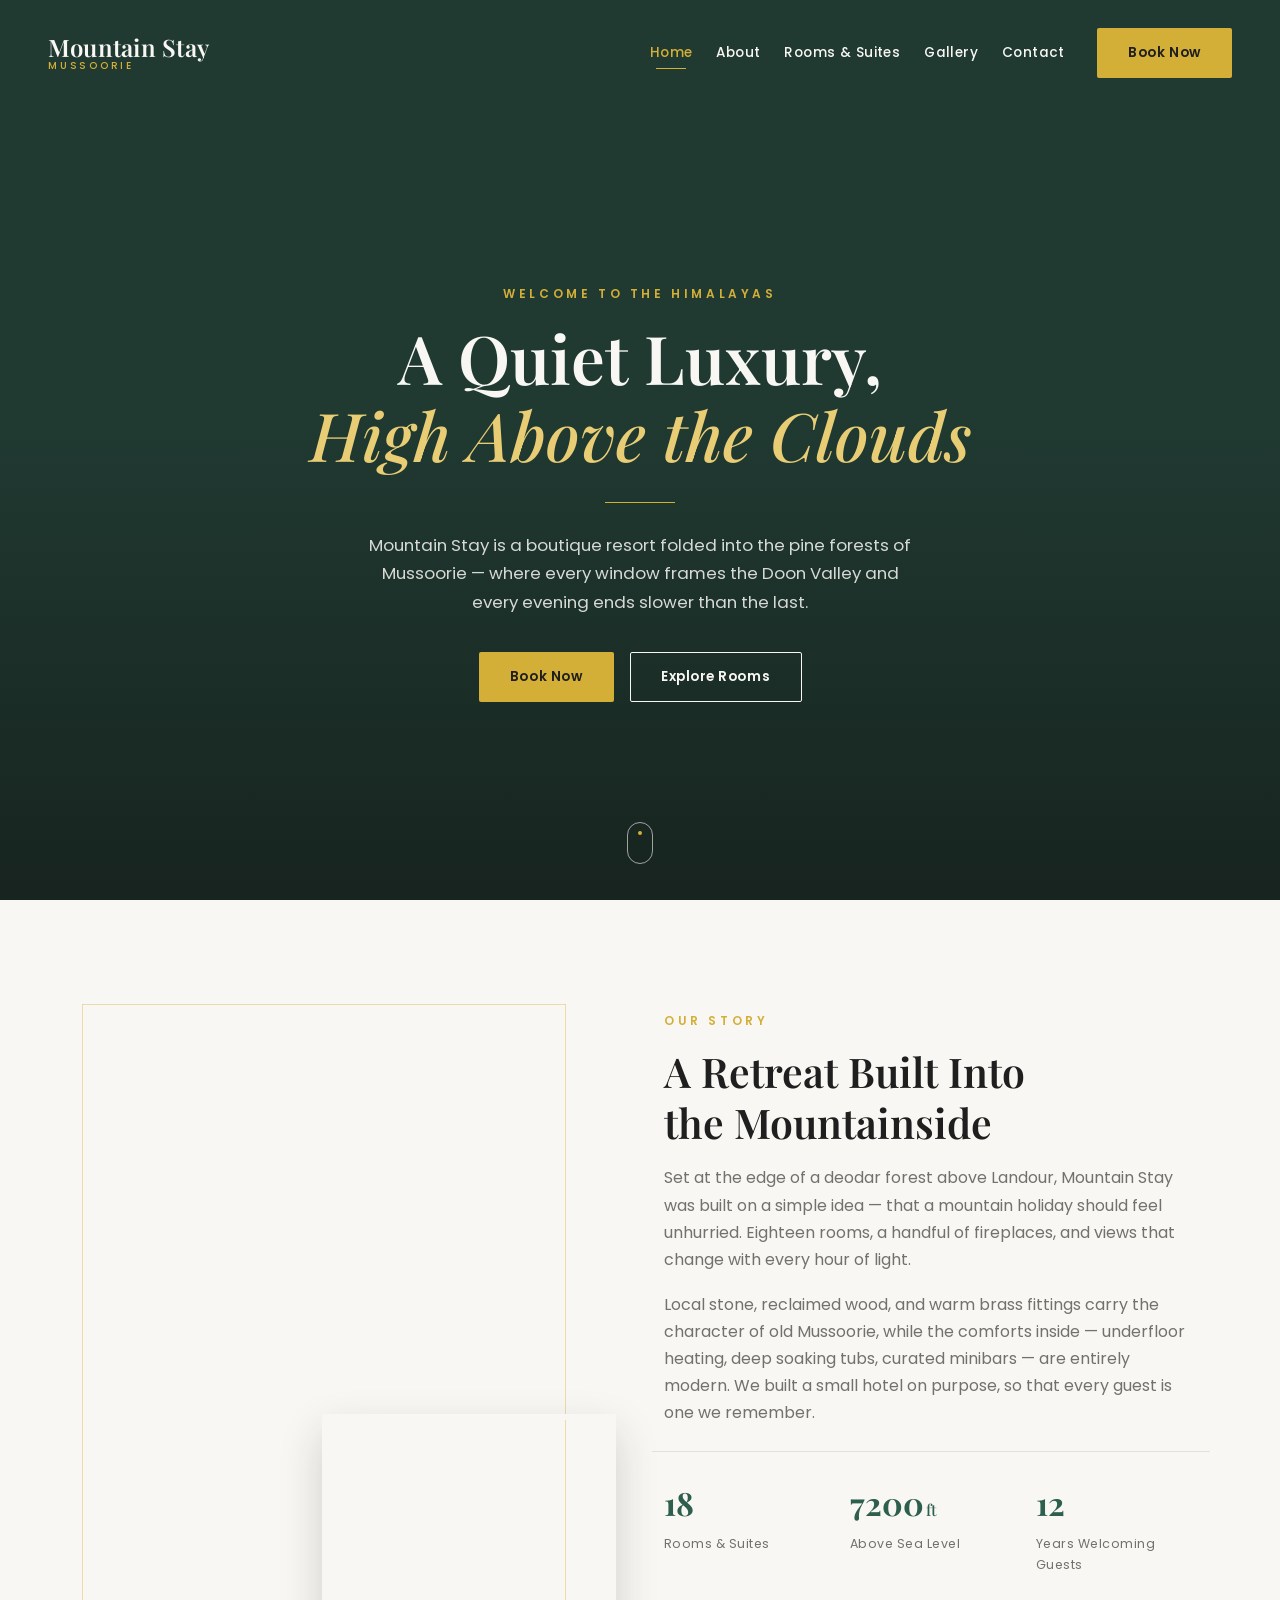
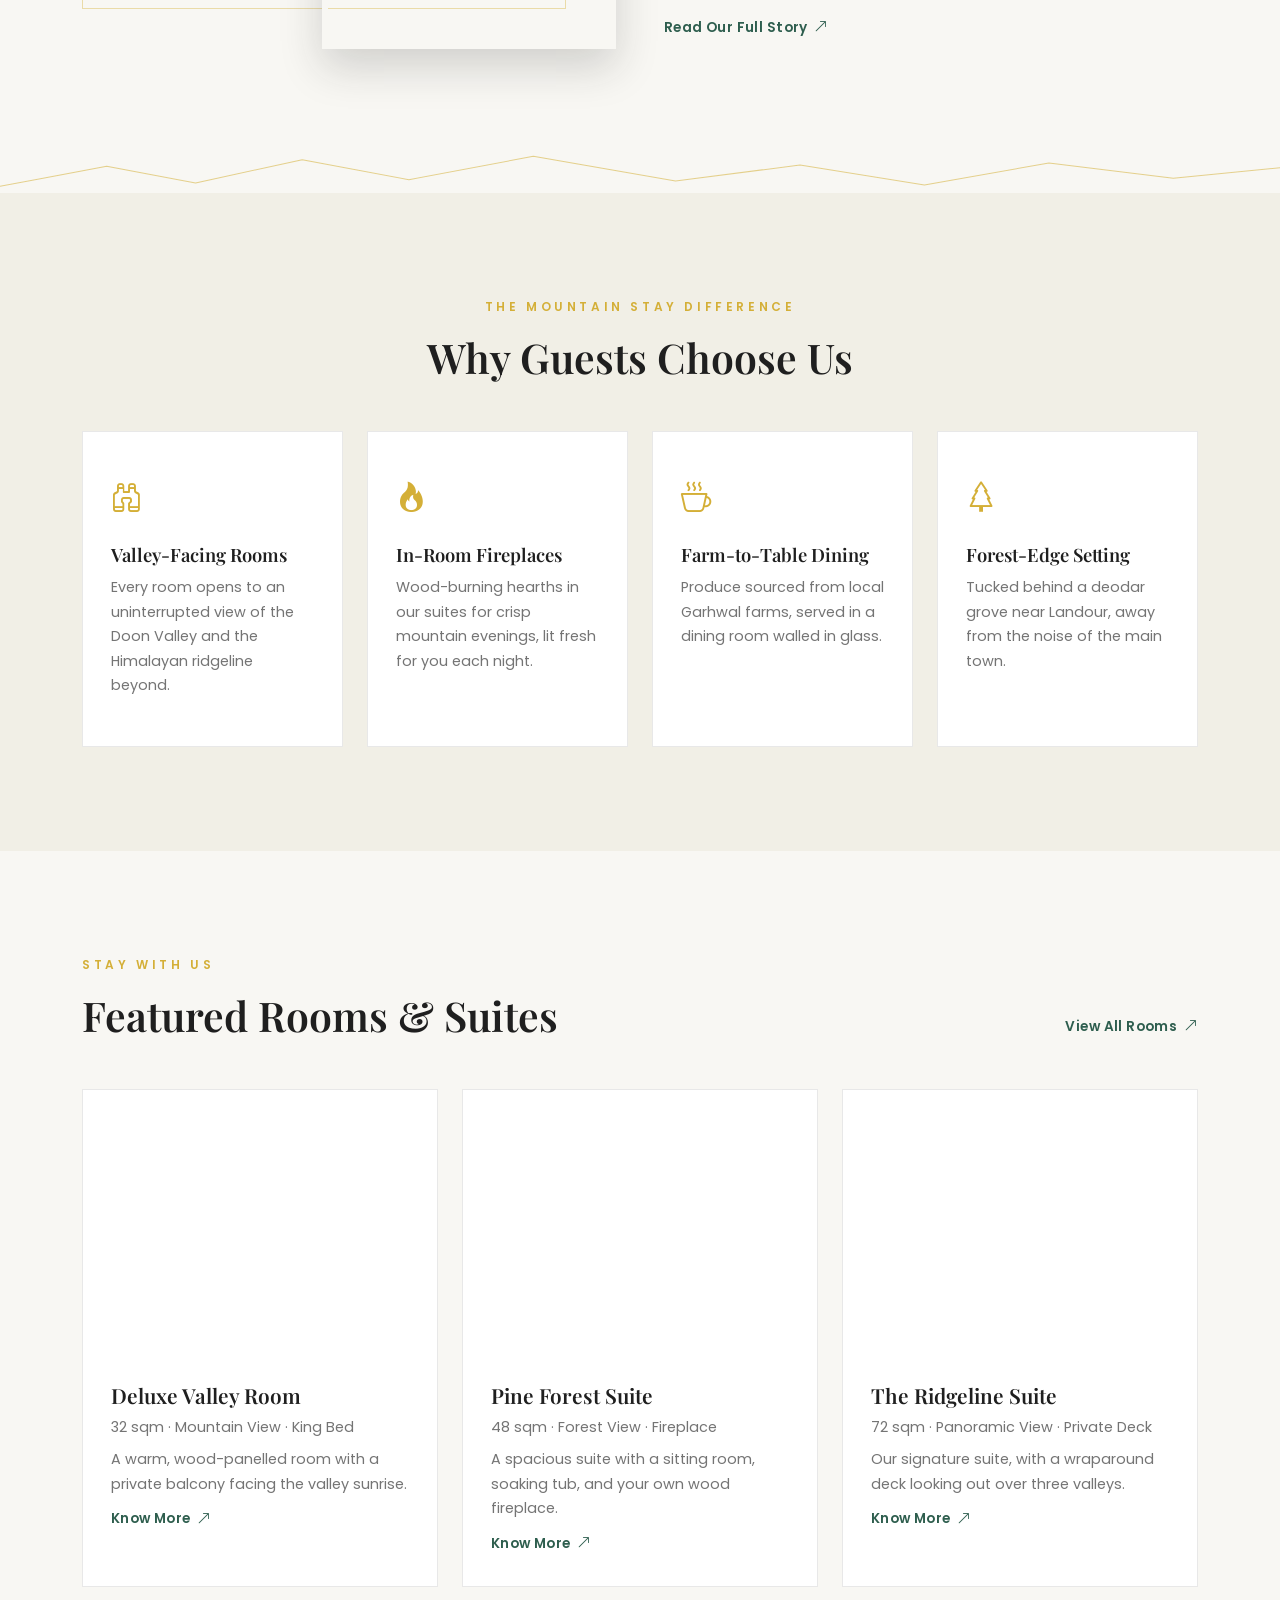
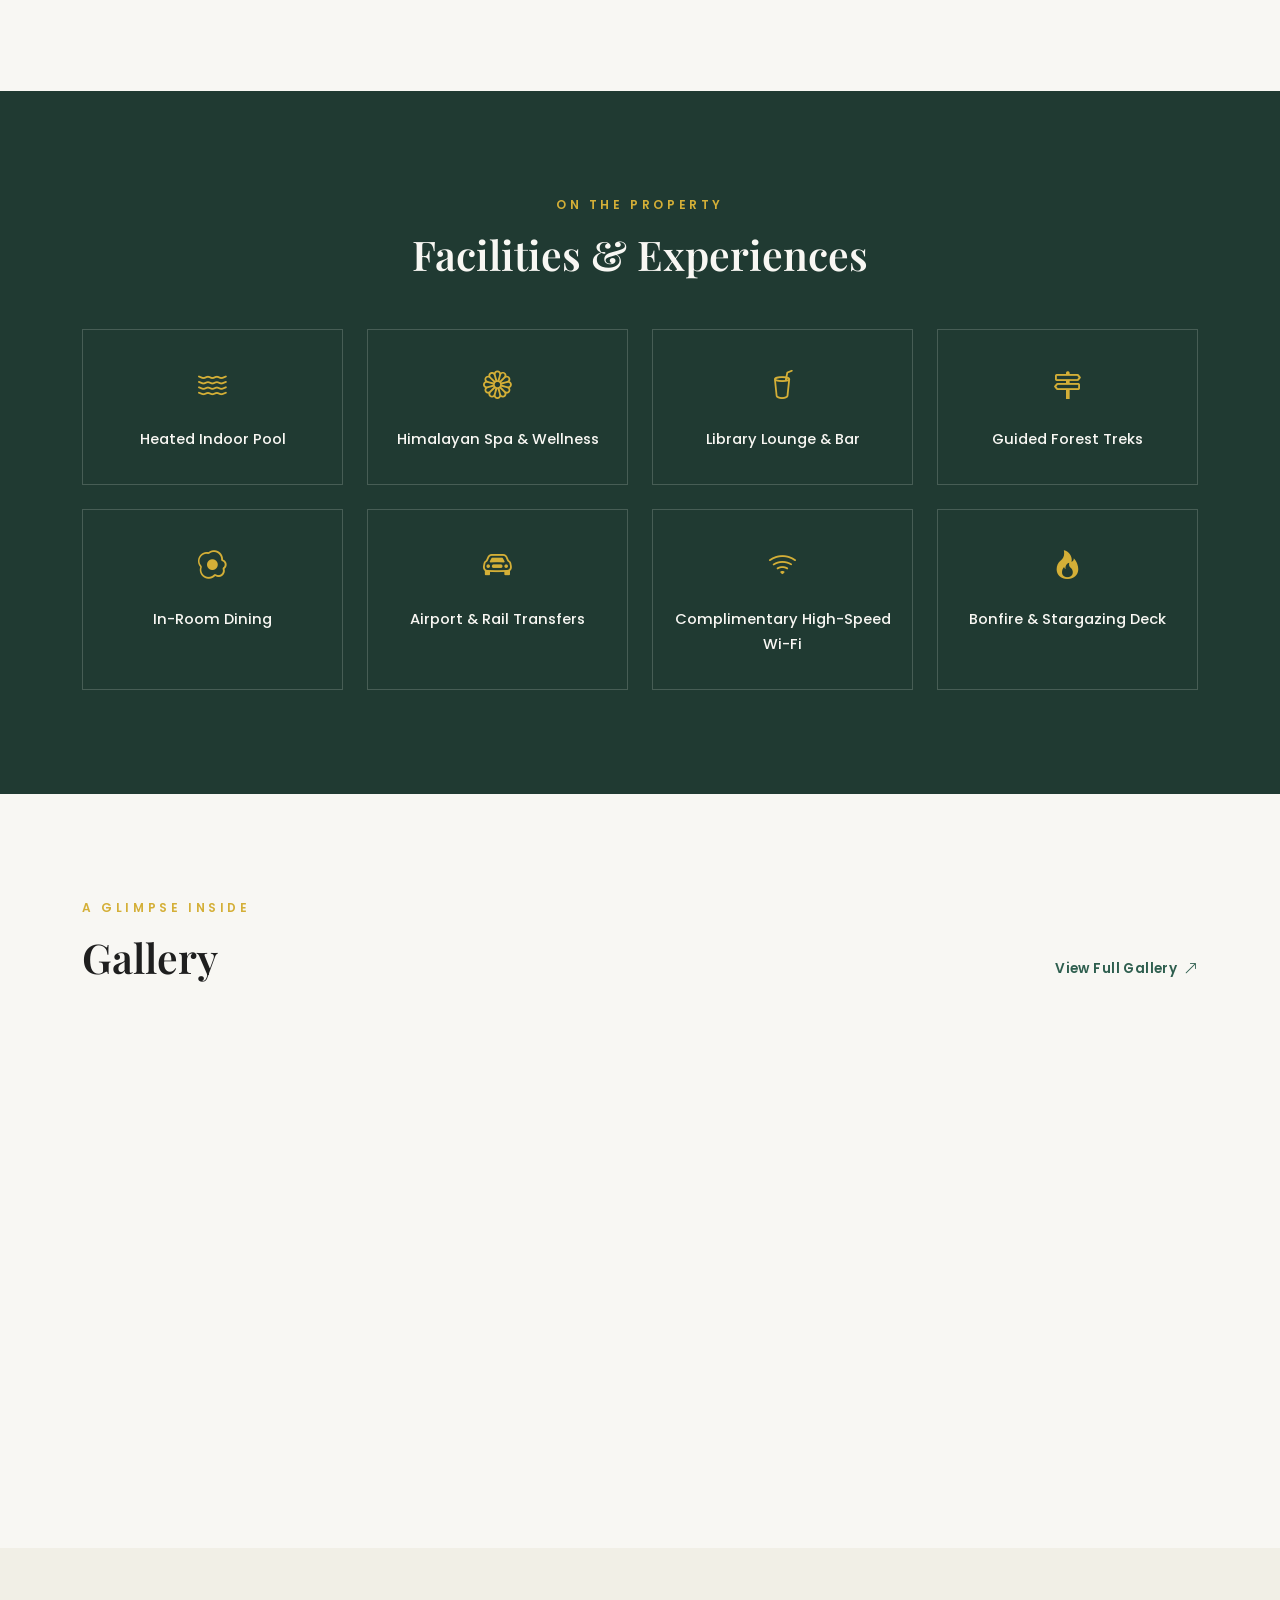
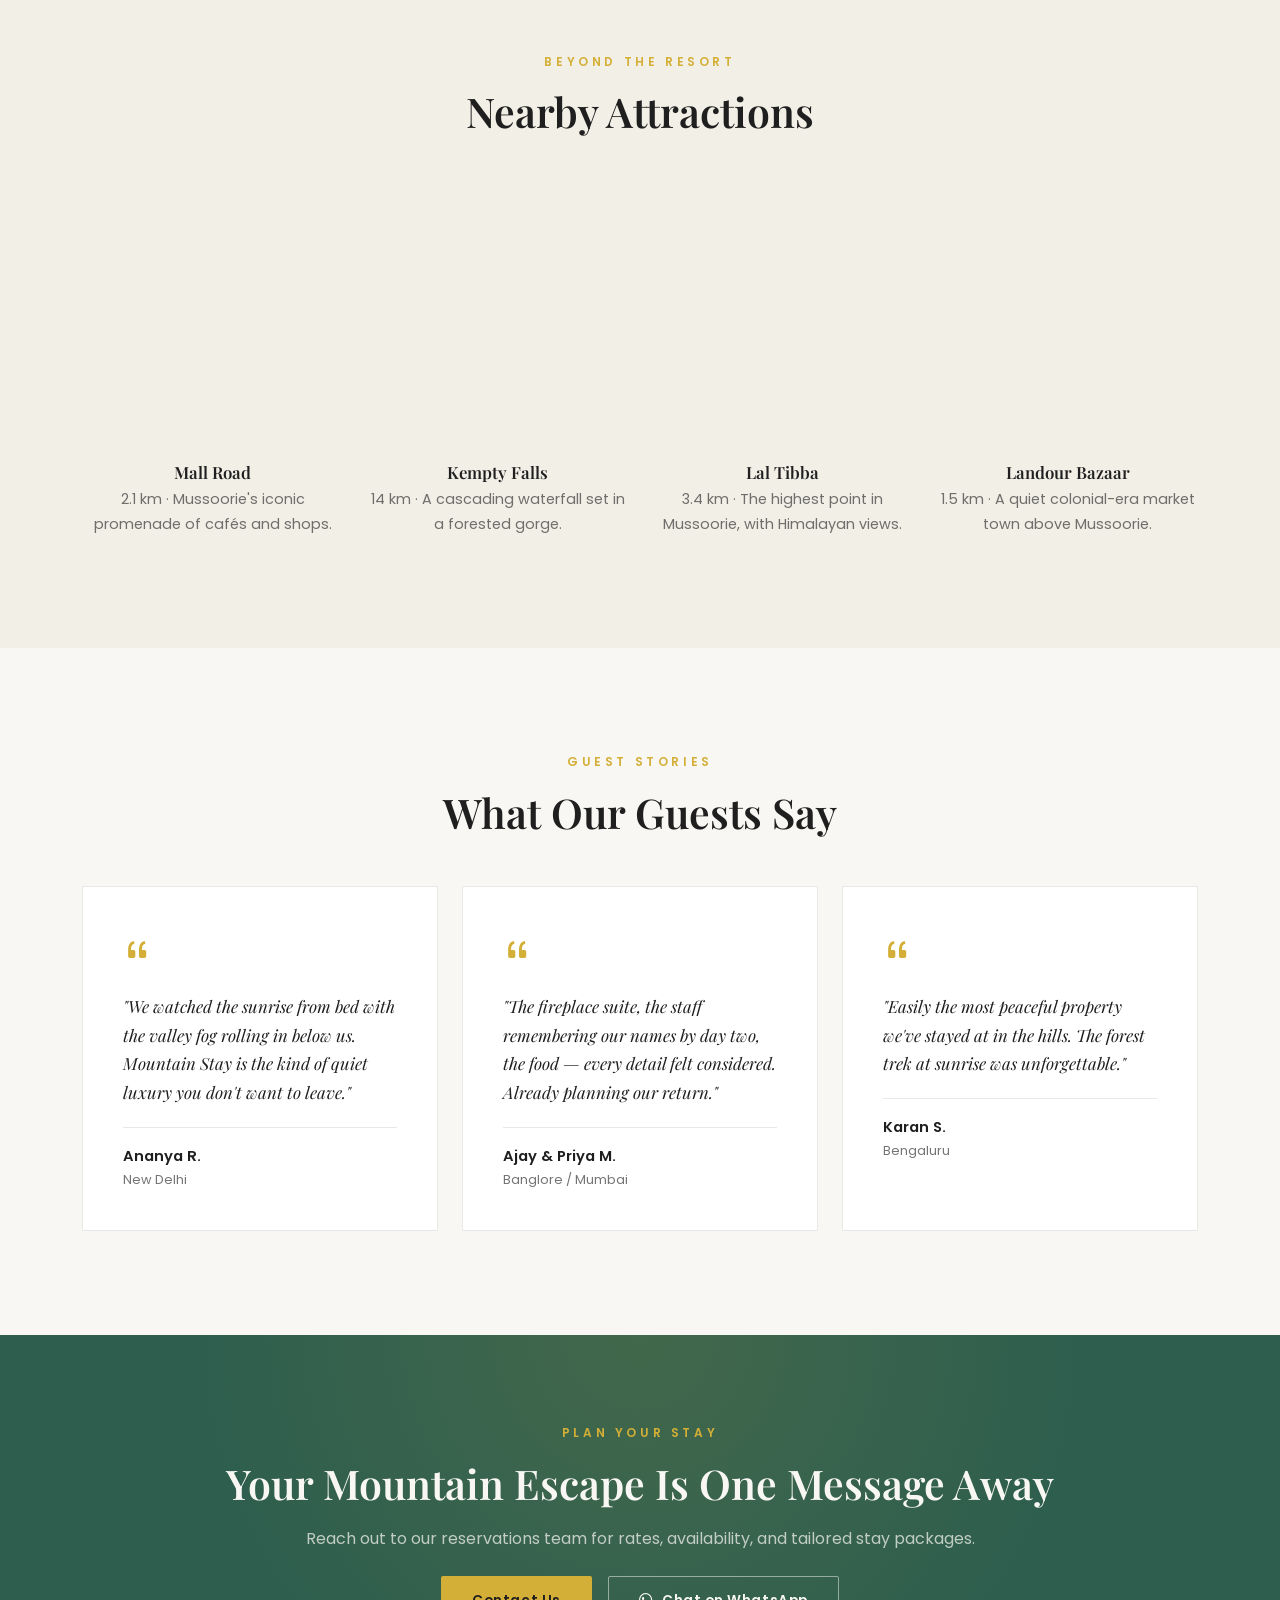
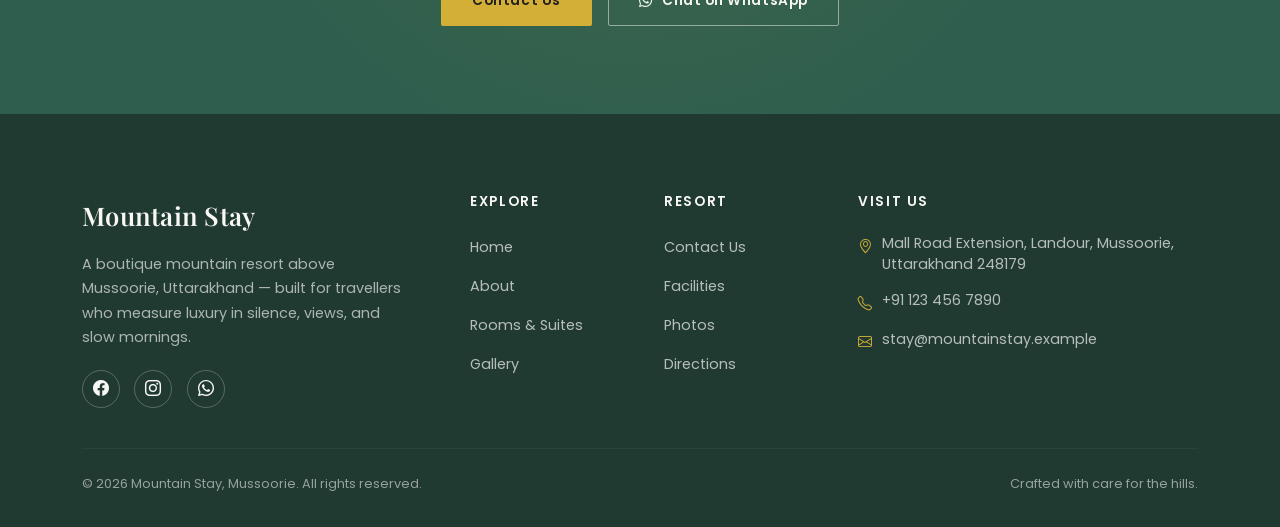
<file: index.html>
<!DOCTYPE html>
<html lang="en">
<head>
  <meta charset="UTF-8">
  <meta name="viewport" content="width=device-width, initial-scale=1.0">
  <title>Mountain Stay | Luxury Mountain Resort in Mussoorie</title>
  <meta name="description" content="Mountain Stay is a premium boutique resort nestled in the pine forests of Mussoorie, offering elegant rooms, panoramic valley views, and warm Himalayan hospitality.">

  <!-- Favicon -->
  <link rel="icon" type="image/png" href="assets/icons/favicon.png">

  <!-- Google Fonts: Playfair Display (display) + Poppins (body/UI) -->
  <link rel="preconnect" href="https://fonts.googleapis.com">
  <link rel="preconnect" href="https://fonts.gstatic.com" crossorigin>
  <link href="https://fonts.googleapis.com/css2?family=Playfair+Display:ital,wght@0,400;0,500;0,600;0,700;1,500&family=Poppins:wght@300;400;500;600;700&display=swap" rel="stylesheet">

  <!-- Bootstrap 5 CSS -->
  <link href="https://cdn.jsdelivr.net/npm/bootstrap@5.3.3/dist/css/bootstrap.min.css" rel="stylesheet">

  <!-- Bootstrap Icons (lightweight, no extra build step) -->
  <link rel="stylesheet" href="https://cdn.jsdelivr.net/npm/bootstrap-icons@1.11.3/font/bootstrap-icons.css">

  <!-- Custom Styles -->
  <link rel="stylesheet" href="css/style.css">
  <link rel="stylesheet" href="css/responsive.css">
</head>
<body>

  <!-- ============================================================
       PRELOADER (optional ambient touch — pure CSS/JS, no deps)
  ============================================================= -->
  <div id="preloader" aria-hidden="true">
    <div class="preloader-mark">
      <span class="preloader-line"></span>
      <span class="preloader-text">MOUNTAIN STAY</span>
    </div>
  </div>

  <!-- ============================================================
       1. STICKY NAVBAR
  ============================================================= -->
  <header id="mainNav" class="ms-navbar">
    <nav class="navbar navbar-expand-lg container-fluid px-4 px-lg-5">
      <a class="navbar-brand ms-brand" href="index.html">
        <span class="ms-brand-mark">Mountain Stay</span>
        <span class="ms-brand-sub">MUSSOORIE</span>
      </a>

      <button class="navbar-toggler ms-toggler" type="button" data-bs-toggle="collapse"
        data-bs-target="#navMenu" aria-controls="navMenu" aria-expanded="false" aria-label="Toggle navigation">
        <span class="ms-toggler-bar"></span>
        <span class="ms-toggler-bar"></span>
        <span class="ms-toggler-bar"></span>
      </button>

      <div class="collapse navbar-collapse justify-content-end" id="navMenu">
        <ul class="navbar-nav align-items-lg-center gap-lg-2">
          <li class="nav-item"><a class="nav-link active" href="index.html">Home</a></li>
          <li class="nav-item"><a class="nav-link" href="about.html">About</a></li>
          <li class="nav-item"><a class="nav-link" href="rooms.html">Rooms &amp; Suites</a></li>
          <li class="nav-item"><a class="nav-link" href="gallery.html">Gallery</a></li>
          <li class="nav-item"><a class="nav-link" href="contact.html">Contact</a></li>
          <li class="nav-item ms-lg-3">
            <a class="btn ms-btn-gold" href="contact.html">Book Now</a>
          </li>
        </ul>
      </div>
    </nav>
  </header>

  <!-- ============================================================
       2. HERO BANNER
  ============================================================= -->
  <section class="ms-hero" id="hero">
    <div class="ms-hero-bg" style="background-image:url('https://images.unsplash.com/photo-1464822759023-fed622ff2c3b?auto=format&fit=crop&w=1920&q=85');"></div>
    <div class="ms-hero-overlay"></div>

    <div class="container ms-hero-content">
      <p class="ms-eyebrow text-center">Welcome to the Himalayas</p>
      <h1 class="ms-hero-title text-center">
        A Quiet Luxury,<br><em>High Above the Clouds</em>
      </h1>
      <div class="ms-hero-rule" aria-hidden="true"></div>
      <p class="ms-hero-sub text-center">
        Mountain Stay is a boutique resort folded into the pine forests of Mussoorie —
        where every window frames the Doon Valley and every evening ends slower than the last.
      </p>
      <div class="d-flex flex-column flex-sm-row justify-content-center gap-3 ms-hero-actions">
        <a href="contact.html" class="btn ms-btn-gold btn-lg">Book Now</a>
        <a href="rooms.html" class="btn ms-btn-outline btn-lg">Explore Rooms</a>
      </div>
    </div>

    <a href="#about" class="ms-scroll-cue" aria-label="Scroll to About section">
      <span></span>
    </a>
  </section>

  <!-- ============================================================
       3. ABOUT MOUNTAIN STAY
  ============================================================= -->
  <section class="ms-section" id="about">
    <div class="container">
      <div class="row align-items-center g-5">
        <div class="col-lg-6">
          <div class="ms-about-media">
            <div class="ms-img-placeholder ms-img-tall ms-has-img" data-label="assets/images/about-lobby.jpg" style="background-image: url('https://images.unsplash.com/photo-1566073771259-6a8506099945?auto=format&fit=crop&w=1000&q=80');">
              <i class="bi bi-image"></i>
            </div>
            <div class="ms-img-placeholder ms-img-float ms-has-img" data-label="assets/images/about-detail.jpg" style="background-image: url('https://images.unsplash.com/photo-1495474472287-4d71bcdd2085?auto=format&fit=crop&w=800&q=80');">
              <i class="bi bi-image"></i>
            </div>
          </div>
        </div>
        <div class="col-lg-6">
          <p class="ms-eyebrow">Our Story</p>
          <h2 class="ms-section-title">A Retreat Built Into<br>the Mountainside</h2>
          <p class="ms-text">
            Set at the edge of a deodar forest above Landour, Mountain Stay was built on a simple idea —
            that a mountain holiday should feel unhurried. Eighteen rooms, a handful of fireplaces, and
            views that change with every hour of light.
          </p>
          <p class="ms-text">
            Local stone, reclaimed wood, and warm brass fittings carry the character of old Mussoorie,
            while the comforts inside — underfloor heating, deep soaking tubs, curated minibars — are
            entirely modern. We built a small hotel on purpose, so that every guest is one we remember.
          </p>
          <div class="row mt-4 ms-stat-row">
            <div class="col-4">
              <p class="ms-stat-num">18</p>
              <p class="ms-stat-label">Rooms &amp; Suites</p>
            </div>
            <div class="col-4">
              <p class="ms-stat-num">7200<span>ft</span></p>
              <p class="ms-stat-label">Above Sea Level</p>
            </div>
            <div class="col-4">
              <p class="ms-stat-num">12</p>
              <p class="ms-stat-label">Years Welcoming Guests</p>
            </div>
          </div>
          <a href="about.html" class="ms-link-arrow mt-4">Read Our Full Story <i class="bi bi-arrow-up-right"></i></a>
        </div>
      </div>
    </div>
  </section>

  <!-- Ridgeline divider (signature motif) -->
  <div class="ms-ridge-divider" aria-hidden="true">
    <svg viewBox="0 0 1440 60" preserveAspectRatio="none">
      <polyline points="0,50 120,20 220,45 340,10 460,40 600,5 760,42 900,18 1040,48 1180,15 1320,38 1440,22" />
    </svg>
  </div>

  <!-- ============================================================
       4. WHY CHOOSE US
  ============================================================= -->
  <section class="ms-section ms-section-tint" id="why-choose-us">
    <div class="container">
      <div class="text-center mb-5">
        <p class="ms-eyebrow">The Mountain Stay Difference</p>
        <h2 class="ms-section-title">Why Guests Choose Us</h2>
      </div>

      <div class="row g-4">
        <div class="col-6 col-md-6 col-lg-3">
          <div class="ms-why-card">
            <i class="bi bi-binoculars ms-why-icon"></i>
            <h3 class="ms-why-title">Valley-Facing Rooms</h3>
            <p class="ms-text-sm">Every room opens to an uninterrupted view of the Doon Valley and the Himalayan ridgeline beyond.</p>
          </div>
        </div>
        <div class="col-6 col-md-6 col-lg-3">
          <div class="ms-why-card">
            <i class="bi bi-fire ms-why-icon"></i>
            <h3 class="ms-why-title">In-Room Fireplaces</h3>
            <p class="ms-text-sm">Wood-burning hearths in our suites for crisp mountain evenings, lit fresh for you each night.</p>
          </div>
        </div>
        <div class="col-6 col-md-6 col-lg-3">
          <div class="ms-why-card">
            <i class="bi bi-cup-hot ms-why-icon"></i>
            <h3 class="ms-why-title">Farm-to-Table Dining</h3>
            <p class="ms-text-sm">Produce sourced from local Garhwal farms, served in a dining room walled in glass.</p>
          </div>
        </div>
        <div class="col-6 col-md-6 col-lg-3">
          <div class="ms-why-card">
            <i class="bi bi-tree ms-why-icon"></i>
            <h3 class="ms-why-title">Forest-Edge Setting</h3>
            <p class="ms-text-sm">Tucked behind a deodar grove near Landour, away from the noise of the main town.</p>
          </div>
        </div>
      </div>
    </div>
  </section>

  <!-- ============================================================
       5. FEATURED ROOMS
  ============================================================= -->
  <section class="ms-section" id="featured-rooms">
    <div class="container">
      <div class="d-flex flex-wrap justify-content-between align-items-end mb-5 gap-3">
        <div>
          <p class="ms-eyebrow">Stay With Us</p>
          <h2 class="ms-section-title mb-0">Featured Rooms &amp; Suites</h2>
        </div>
        <a href="rooms.html" class="ms-link-arrow">View All Rooms <i class="bi bi-arrow-up-right"></i></a>
      </div>

      <div class="row g-4">
        <!-- Room Card 1 -->
        <div class="col-6 col-md-6 col-lg-4">
          <div class="ms-room-card">
            <div class="ms-img-placeholder ms-img-room ms-has-img" data-label="assets/images/room-deluxe.jpg" style="background-image: url('https://images.unsplash.com/photo-1582719508461-905c673771fd?auto=format&fit=crop&w=1000&q=80');">
              <i class="bi bi-image"></i>
            </div>
            <div class="ms-room-body">
              <h3 class="ms-room-title">Deluxe Valley Room</h3>
              <p class="ms-text-sm">32 sqm · Mountain View · King Bed</p>
              <p class="ms-text-sm">A warm, wood-panelled room with a private balcony facing the valley sunrise.</p>
              <a href="rooms.html" class="ms-link-arrow">Know More <i class="bi bi-arrow-up-right"></i></a>
            </div>
          </div>
        </div>
        <!-- Room Card 2 -->
        <div class="col-6 col-md-6 col-lg-4">
          <div class="ms-room-card">
            <div class="ms-img-placeholder ms-img-room ms-has-img" data-label="assets/images/room-suite.jpg" style="background-image: url('https://images.unsplash.com/photo-1618773928121-c32242e63f39?auto=format&fit=crop&w=1000&q=80');">
              <i class="bi bi-image"></i>
            </div>
            <div class="ms-room-body">
              <h3 class="ms-room-title">Pine Forest Suite</h3>
              <p class="ms-text-sm">48 sqm · Forest View · Fireplace</p>
              <p class="ms-text-sm">A spacious suite with a sitting room, soaking tub, and your own wood fireplace.</p>
              <a href="rooms.html" class="ms-link-arrow">Know More <i class="bi bi-arrow-up-right"></i></a>
            </div>
          </div>
        </div>
        <!-- Room Card 3 -->
        <div class="col-6 col-md-6 col-lg-4">
          <div class="ms-room-card">
            <div class="ms-img-placeholder ms-img-room ms-has-img" data-label="assets/images/room-presidential.jpg" style="background-image: url('https://images.unsplash.com/photo-1591088398332-8a7791972843?auto=format&fit=crop&w=1000&q=80');">
              <i class="bi bi-image"></i>
            </div>
            <div class="ms-room-body">
              <h3 class="ms-room-title">The Ridgeline Suite</h3>
              <p class="ms-text-sm">72 sqm · Panoramic View · Private Deck</p>
              <p class="ms-text-sm">Our signature suite, with a wraparound deck looking out over three valleys.</p>
              <a href="rooms.html" class="ms-link-arrow">Know More <i class="bi bi-arrow-up-right"></i></a>
            </div>
          </div>
        </div>
      </div>
    </div>
  </section>

  <!-- ============================================================
       6. FACILITIES
  ============================================================= -->
  <section class="ms-section ms-section-dark" id="facilities">
    <div class="container">
      <div class="text-center mb-5">
        <p class="ms-eyebrow ms-eyebrow-light">On the Property</p>
        <h2 class="ms-section-title ms-text-light">Facilities &amp; Experiences</h2>
      </div>

      <div class="row g-4">
        <div class="col-6 col-md-6 col-lg-3 d-flex">
          <div class="ms-facility-item">
            <i class="bi bi-water"></i>
            <p>Heated Indoor Pool</p>
          </div>
        </div>
        <div class="col-6 col-md-6 col-lg-3 d-flex">
          <div class="ms-facility-item">
            <i class="bi bi-flower1"></i>
            <p>Himalayan Spa &amp; Wellness</p>
          </div>
        </div>
        <div class="col-6 col-md-6 col-lg-3 d-flex">
          <div class="ms-facility-item">
            <i class="bi bi-cup-straw"></i>
            <p>Library Lounge &amp; Bar</p>
          </div>
        </div>
        <div class="col-6 col-md-6 col-lg-3 d-flex">
          <div class="ms-facility-item">
            <i class="bi bi-signpost-2"></i>
            <p>Guided Forest Treks</p>
          </div>
        </div>
        <div class="col-6 col-md-6 col-lg-3 d-flex">
          <div class="ms-facility-item">
            <i class="bi bi-egg-fried"></i>
            <p>In-Room Dining</p>
          </div>
        </div>
        <div class="col-6 col-md-6 col-lg-3 d-flex">
          <div class="ms-facility-item">
            <i class="bi bi-car-front"></i>
            <p>Airport &amp; Rail Transfers</p>
          </div>
        </div>
        <div class="col-6 col-md-6 col-lg-3 d-flex">
          <div class="ms-facility-item">
            <i class="bi bi-wifi"></i>
            <p>Complimentary High-Speed Wi-Fi</p>
          </div>
        </div>
        <div class="col-6 col-md-6 col-lg-3 d-flex">
          <div class="ms-facility-item">
            <i class="bi bi-fire"></i>
            <p>Bonfire &amp; Stargazing Deck</p>
          </div>
        </div>
      </div>
    </div>
  </section>

  <!-- ============================================================
       7. GALLERY PREVIEW
  ============================================================= -->
  <section class="ms-section" id="gallery-preview">
    <div class="container">
      <div class="d-flex flex-wrap justify-content-between align-items-end mb-5 gap-3">
        <div>
          <p class="ms-eyebrow">A Glimpse Inside</p>
          <h2 class="ms-section-title mb-0">Gallery</h2>
        </div>
        <a href="gallery.html" class="ms-link-arrow">View Full Gallery <i class="bi bi-arrow-up-right"></i></a>
      </div>

      <div class="ms-gallery-grid">
        <div class="ms-img-placeholder ms-gallery-item ms-gallery-tall ms-has-img" data-label="assets/images/gallery-01.jpg" style="background-image: url('https://images.unsplash.com/photo-1544735716-392fe2489ffa?auto=format&fit=crop&w=800&q=80');"><i class="bi bi-image"></i></div>
        <div class="ms-img-placeholder ms-gallery-item ms-has-img" data-label="assets/images/gallery-02.jpg" style="background-image: url('https://images.unsplash.com/photo-1540555700478-4be289fbecef?auto=format&fit=crop&w=800&q=80');"><i class="bi bi-image"></i></div>
        <div class="ms-img-placeholder ms-gallery-item ms-has-img" data-label="assets/images/gallery-03.jpg" style="background-image: url('https://images.unsplash.com/photo-1498654896293-37aacf113fd9?auto=format&fit=crop&w=800&q=80');"><i class="bi bi-image"></i></div>
        <div class="ms-img-placeholder ms-gallery-item ms-has-img" data-label="assets/images/gallery-04.jpg" style="background-image: url('https://images.unsplash.com/photo-1520250497591-112f2f40a3f4?auto=format&fit=crop&w=800&q=80');"><i class="bi bi-image"></i></div>
        <div class="ms-img-placeholder ms-gallery-item ms-gallery-wide ms-has-img" data-label="assets/images/gallery-05.jpg" style="background-image: url('https://images.unsplash.com/photo-1470071459604-3b5ec3a7fe05?auto=format&fit=crop&w=1000&q=80');"><i class="bi bi-image"></i></div>
      </div>
    </div>
  </section>

  <!-- ============================================================
       8. NEARBY ATTRACTIONS
  ============================================================= -->
  <section class="ms-section ms-section-tint" id="attractions">
    <div class="container">
      <div class="text-center mb-5">
        <p class="ms-eyebrow">Beyond the Resort</p>
        <h2 class="ms-section-title">Nearby Attractions</h2>
      </div>

      <div class="row g-4">
        <div class="col-6 col-md-6 col-lg-3">
          <div class="ms-attraction-card">
            <div class="ms-img-placeholder ms-img-attraction ms-has-img" data-label="assets/images/attraction-mall-road.jpg" style="background-image: url('https://upload.wikimedia.org/wikipedia/commons/c/c0/Mall_Road%2C_Mussoorie_03.JPG');"><i class="bi bi-image"></i></div>
            <h3 class="ms-attraction-title">Mall Road</h3>
            <p class="ms-text-sm">2.1 km · Mussoorie's iconic promenade of cafés and shops.</p>
          </div>
        </div>
        <div class="col-6 col-md-6 col-lg-3">
          <div class="ms-attraction-card">
            <div class="ms-img-placeholder ms-img-attraction ms-has-img" data-label="assets/images/attraction-kempty-falls.jpg" style="background-image: url('https://upload.wikimedia.org/wikipedia/commons/c/c6/Kempty_Falls%2C_May_2024.jpg');"><i class="bi bi-image"></i></div>
            <h3 class="ms-attraction-title">Kempty Falls</h3>
            <p class="ms-text-sm">14 km · A cascading waterfall set in a forested gorge.</p>
          </div>
        </div>
        <div class="col-6 col-md-6 col-lg-3">
          <div class="ms-attraction-card">
            <div class="ms-img-placeholder ms-img-attraction ms-has-img" data-label="assets/images/attraction-lal-tibba.jpg" style="background-image: url('https://upload.wikimedia.org/wikipedia/commons/4/44/Lal_Tibba_-_panoramio.jpg');"><i class="bi bi-image"></i></div>
            <h3 class="ms-attraction-title">Lal Tibba</h3>
            <p class="ms-text-sm">3.4 km · The highest point in Mussoorie, with Himalayan views.</p>
          </div>
        </div>
        <div class="col-6 col-md-6 col-lg-3">
          <div class="ms-attraction-card">
            <div class="ms-img-placeholder ms-img-attraction ms-has-img" data-label="assets/images/attraction-landour.jpg" style="background-image: url('https://upload.wikimedia.org/wikipedia/commons/c/cd/Mussoorie_Bazaar_from_Landour_%285275310799%29.jpg');"><i class="bi bi-image"></i></div>
            <h3 class="ms-attraction-title">Landour Bazaar</h3>
            <p class="ms-text-sm">1.5 km · A quiet colonial-era market town above Mussoorie.</p>
          </div>
        </div>
      </div>
    </div>
  </section>

  <!-- ============================================================
       9. TESTIMONIALS
  ============================================================= -->
  <section class="ms-section" id="testimonials">
    <div class="container">
      <div class="text-center mb-5">
        <p class="ms-eyebrow">Guest Stories</p>
        <h2 class="ms-section-title">What Our Guests Say</h2>
      </div>

      <div class="ms-testimonial-track-wrap">
        <div class="row g-4">
          <div class="col-lg-4">
            <div class="ms-testimonial-card">
              <i class="bi bi-quote ms-quote-icon"></i>
              <p class="ms-text">"We watched the sunrise from bed with the valley fog rolling in below us. Mountain Stay is the kind of quiet luxury you don't want to leave."</p>
              <div class="ms-testimonial-author">
                <strong>Ananya R.</strong>
                <span>New Delhi</span>
              </div>
            </div>
          </div>
          <div class="col-lg-4">
            <div class="ms-testimonial-card">
              <i class="bi bi-quote ms-quote-icon"></i>
              <p class="ms-text">"The fireplace suite, the staff remembering our names by day two, the food — every detail felt considered. Already planning our return."</p>
              <div class="ms-testimonial-author">
                <strong>Ajay &amp; Priya M.</strong>
                <span>Banglore / Mumbai</span>
              </div>
            </div>
          </div>
          <div class="col-lg-4">
            <div class="ms-testimonial-card">
              <i class="bi bi-quote ms-quote-icon"></i>
              <p class="ms-text">"Easily the most peaceful property we've stayed at in the hills. The forest trek at sunrise was unforgettable."</p>
              <div class="ms-testimonial-author">
                <strong>Karan S.</strong>
                <span>Bengaluru</span>
              </div>
            </div>
          </div>
        </div>
      </div>
    </div>
  </section>

  <!-- ============================================================
       10. CONTACT CTA
  ============================================================= -->
  <section class="ms-cta" id="contact-cta">
    <div class="container text-center">
      <p class="ms-eyebrow ms-eyebrow-light">Plan Your Stay</p>
      <h2 class="ms-section-title ms-text-light">Your Mountain Escape Is One Message Away</h2>
      <p class="ms-text-light-muted mb-4">
        Reach out to our reservations team for rates, availability, and tailored stay packages.
      </p>
      <div class="d-flex flex-column flex-sm-row justify-content-center gap-3">
        <a href="contact.html" class="btn ms-btn-gold btn-lg">Contact Us</a>
        <a href="https://wa.me/911234567890" target="_blank" rel="noopener" class="btn ms-btn-outline-light btn-lg">
          <i class="bi bi-whatsapp me-2"></i>Chat on WhatsApp
        </a>
      </div>
    </div>
  </section>

  <!-- ============================================================
       11. FOOTER
  ============================================================= -->
  <footer class="ms-footer">
    <div class="container">
      <div class="row g-4 g-lg-5">
        <div class="col-lg-4">
          <p class="ms-brand-mark ms-footer-brand">Mountain Stay</p>
          <p class="ms-text-sm ms-footer-text">
            A boutique mountain resort above Mussoorie, Uttarakhand — built for travellers
            who measure luxury in silence, views, and slow mornings.
          </p>
          <div class="ms-footer-social">
            <a href="#" aria-label="Facebook"><i class="bi bi-facebook"></i></a>
            <a href="#" aria-label="Instagram"><i class="bi bi-instagram"></i></a>
            <a href="https://wa.me/911234567890" target="_blank" rel="noopener" aria-label="WhatsApp"><i class="bi bi-whatsapp"></i></a>
          </div>
        </div>

        <div class="col-lg-2 col-md-4 col-6">
          <h4 class="ms-footer-heading">Explore</h4>
          <ul class="ms-footer-links">
            <li><a href="index.html">Home</a></li>
            <li><a href="about.html">About</a></li>
            <li><a href="rooms.html">Rooms &amp; Suites</a></li>
            <li><a href="gallery.html">Gallery</a></li>
          </ul>
        </div>

        <div class="col-lg-2 col-md-4 col-6">
          <h4 class="ms-footer-heading">Resort</h4>
          <ul class="ms-footer-links">
            <li><a href="contact.html">Contact Us</a></li>
            <li><a href="rooms.html">Facilities</a></li>
            <li><a href="gallery.html">Photos</a></li>
            <li><a href="contact.html">Directions</a></li>
          </ul>
        </div>

        <div class="col-lg-4 col-md-4">
          <h4 class="ms-footer-heading">Visit Us</h4>
          <ul class="ms-footer-contact">
            <li><i class="bi bi-geo-alt"></i> Mall Road Extension, Landour, Mussoorie, Uttarakhand 248179</li>
            <li><i class="bi bi-telephone"></i> +91 123 456 7890</li>
            <li><i class="bi bi-envelope"></i> stay@mountainstay.example</li>
          </ul>
        </div>
      </div>

      <hr class="ms-footer-divider">

      <div class="d-flex flex-column flex-sm-row justify-content-between align-items-center gap-2 ms-footer-bottom">
        <p class="ms-text-sm mb-0">&copy; <span id="currentYear"></span> Mountain Stay, Mussoorie. All rights reserved.</p>
        <p class="ms-text-sm mb-0">Crafted with care for the hills.</p>
      </div>
    </div>
  </footer>

  <!-- Back to top -->
  <button id="backToTop" class="ms-back-to-top" aria-label="Back to top">
    <i class="bi bi-arrow-up"></i>
  </button>

  <!-- Bootstrap 5 JS Bundle (includes Popper) -->
  <script src="https://cdn.jsdelivr.net/npm/bootstrap@5.3.3/dist/js/bootstrap.bundle.min.js"></script>
  <!-- Custom JS -->
  <script src="js/main.js"></script>
</body>
</html>
</file>
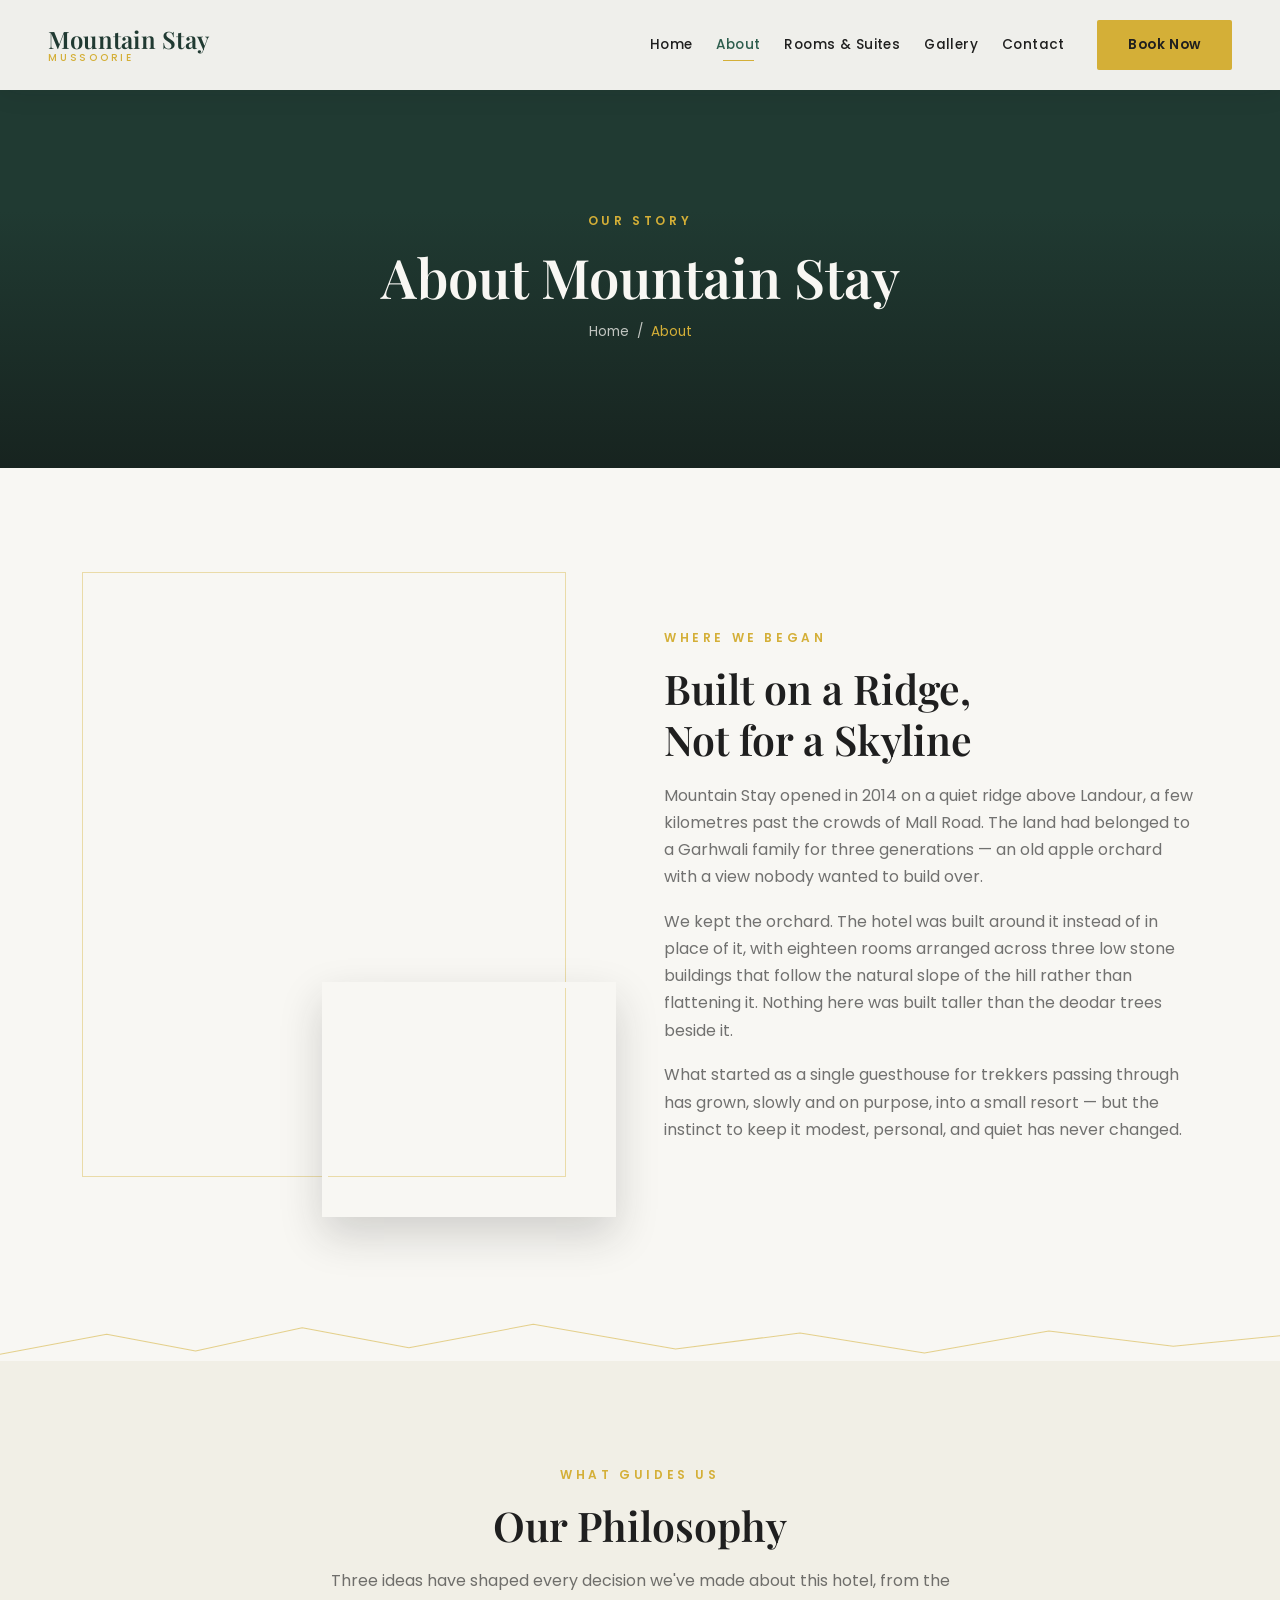
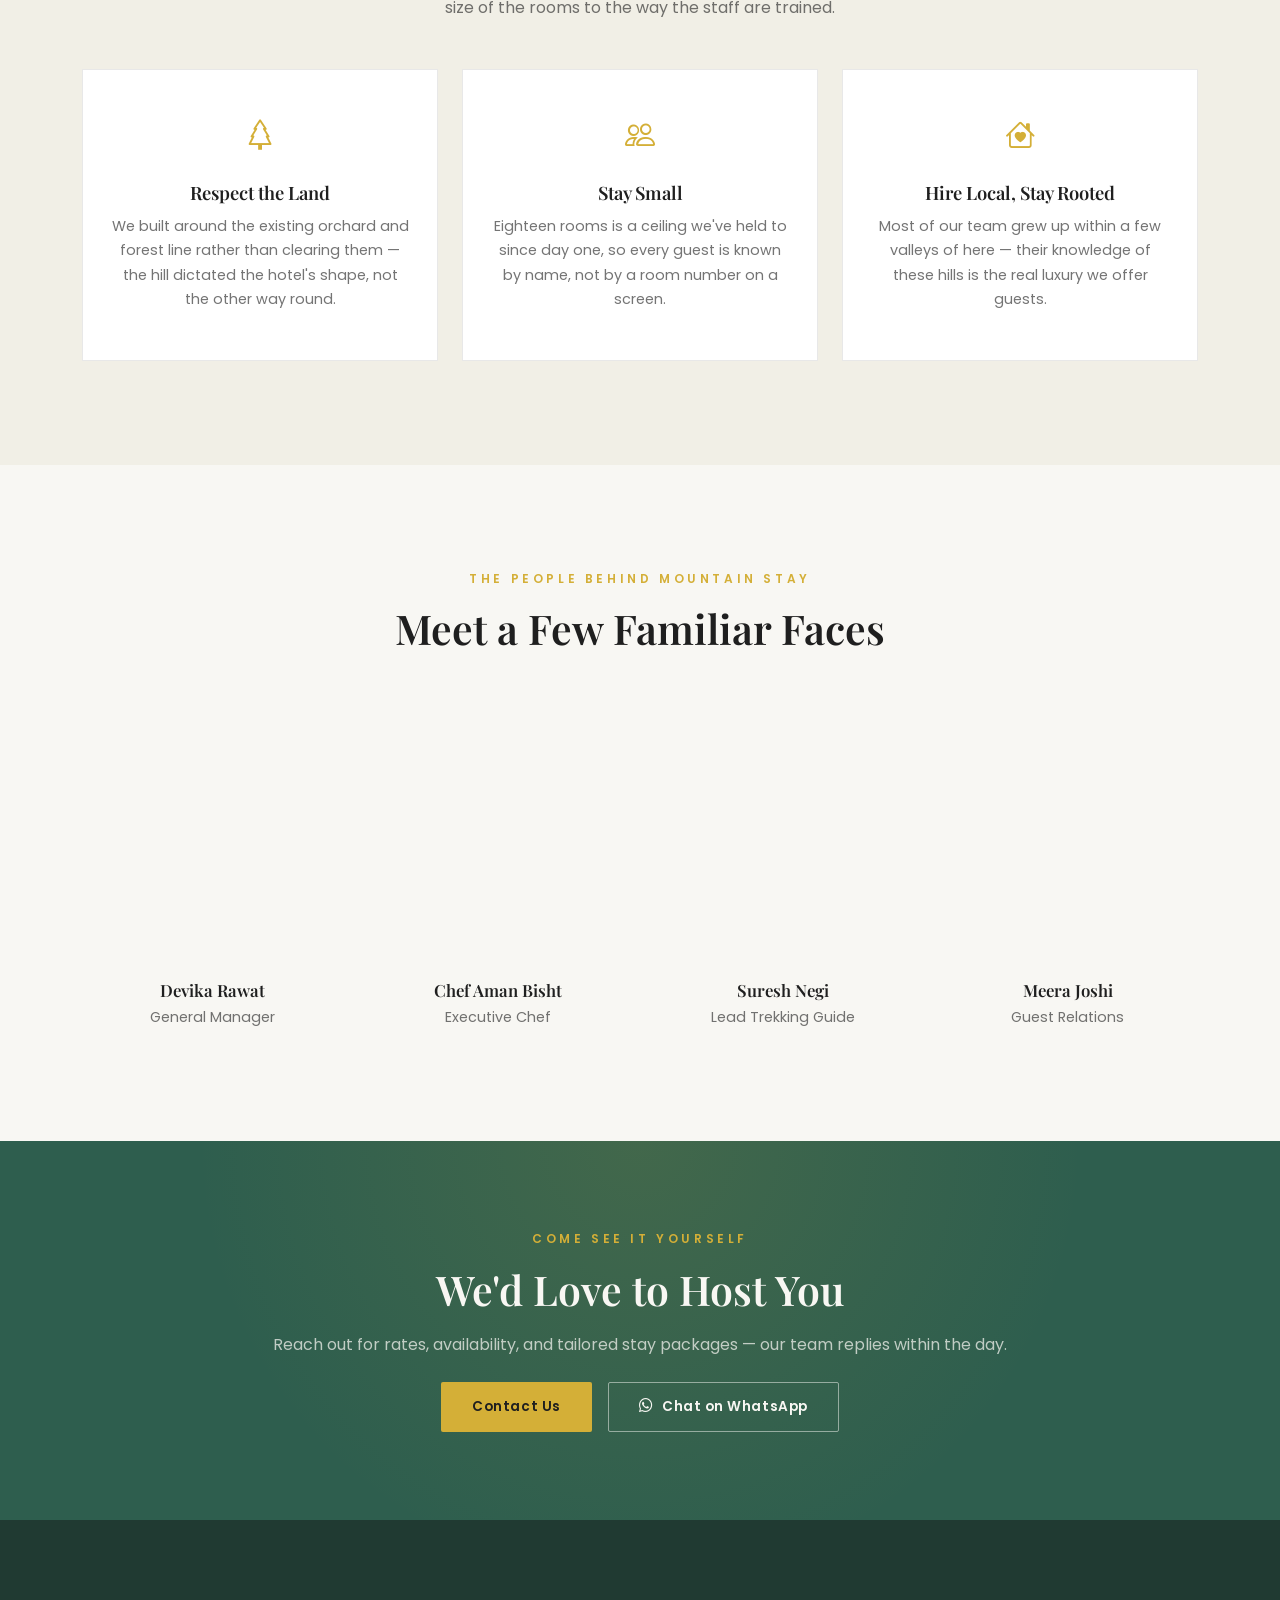
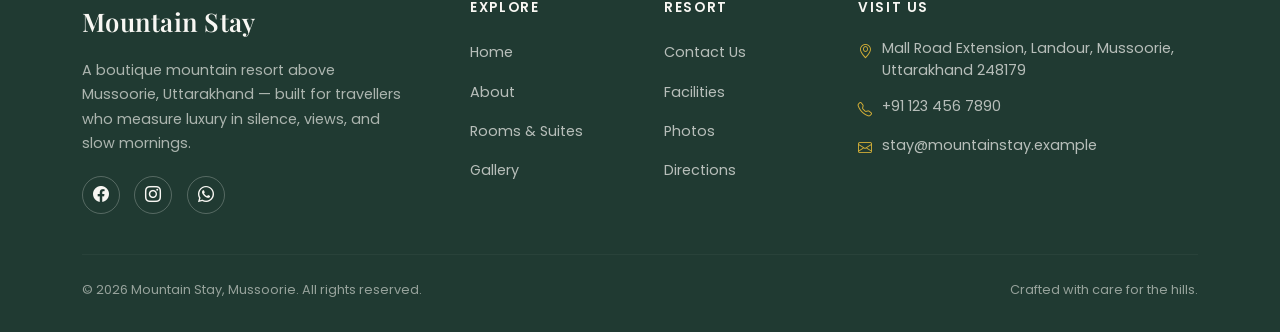
<file: about.html>
<!DOCTYPE html>
<html lang="en">
<head>
  <meta charset="UTF-8">
  <meta name="viewport" content="width=device-width, initial-scale=1.0">
  <title>About Us | Mountain Stay Mussoorie</title>
  <meta name="description" content="Learn the story behind Mountain Stay — a boutique resort built into the forested ridgeline above Mussoorie, Uttarakhand.">

  <link rel="icon" type="image/png" href="assets/icons/favicon.png">

  <link rel="preconnect" href="https://fonts.googleapis.com">
  <link rel="preconnect" href="https://fonts.gstatic.com" crossorigin>
  <link href="https://fonts.googleapis.com/css2?family=Playfair+Display:ital,wght@0,400;0,500;0,600;0,700;1,500&family=Poppins:wght@300;400;500;600;700&display=swap" rel="stylesheet">

  <link href="https://cdn.jsdelivr.net/npm/bootstrap@5.3.3/dist/css/bootstrap.min.css" rel="stylesheet">
  <link rel="stylesheet" href="https://cdn.jsdelivr.net/npm/bootstrap-icons@1.11.3/font/bootstrap-icons.css">

  <link rel="stylesheet" href="css/style.css">
  <link rel="stylesheet" href="css/responsive.css">
</head>
<body data-navbar="solid">

  <div id="preloader" aria-hidden="true">
    <div class="preloader-mark">
      <span class="preloader-line"></span>
      <span class="preloader-text">MOUNTAIN STAY</span>
    </div>
  </div>

  <!-- ============================================================
       STICKY NAVBAR (shared across all pages)
  ============================================================= -->
  <header id="mainNav" class="ms-navbar">
    <nav class="navbar navbar-expand-lg container-fluid px-4 px-lg-5">
      <a class="navbar-brand ms-brand" href="index.html">
        <span class="ms-brand-mark">Mountain Stay</span>
        <span class="ms-brand-sub">MUSSOORIE</span>
      </a>

      <button class="navbar-toggler ms-toggler" type="button" data-bs-toggle="collapse"
        data-bs-target="#navMenu" aria-controls="navMenu" aria-expanded="false" aria-label="Toggle navigation">
        <span class="ms-toggler-bar"></span>
        <span class="ms-toggler-bar"></span>
        <span class="ms-toggler-bar"></span>
      </button>

      <div class="collapse navbar-collapse justify-content-end" id="navMenu">
        <ul class="navbar-nav align-items-lg-center gap-lg-2">
          <li class="nav-item"><a class="nav-link" href="index.html">Home</a></li>
          <li class="nav-item"><a class="nav-link active" href="about.html">About</a></li>
          <li class="nav-item"><a class="nav-link" href="rooms.html">Rooms &amp; Suites</a></li>
          <li class="nav-item"><a class="nav-link" href="gallery.html">Gallery</a></li>
          <li class="nav-item"><a class="nav-link" href="contact.html">Contact</a></li>
          <li class="nav-item ms-lg-3">
            <a class="btn ms-btn-gold" href="contact.html">Book Now</a>
          </li>
        </ul>
      </div>
    </nav>
  </header>

  <!-- ============================================================
       PAGE HERO
  ============================================================= -->
  <section class="ms-page-hero">
    <div class="ms-hero-bg" style="background-image:url('https://images.unsplash.com/photo-1447752875215-b2761acb3c5d?auto=format&fit=crop&w=1920&q=85');"></div>
    <div class="ms-hero-overlay"></div>
    <div class="container ms-page-hero-content">
      <p class="ms-eyebrow">Our Story</p>
      <h1 class="ms-hero-title" style="font-size: clamp(2.2rem, 4.5vw, 3.4rem);">About Mountain Stay</h1>
      <div class="ms-breadcrumb">
        <a href="index.html">Home</a><span>/</span><span class="is-current">About</span>
      </div>
    </div>
  </section>

  <!-- ============================================================
       OUR STORY — INTRO
  ============================================================= -->
  <section class="ms-section">
    <div class="container">
      <div class="row align-items-center g-5">
        <div class="col-lg-6">
          <div class="ms-about-media">
            <div class="ms-img-placeholder ms-img-tall ms-has-img" data-label="assets/images/about-building.jpg" style="background-image: url('https://images.unsplash.com/photo-1600585154340-be6161a56a0c?auto=format&fit=crop&w=1000&q=80');">
              <i class="bi bi-image"></i>
            </div>
            <div class="ms-img-placeholder ms-img-float ms-has-img" data-label="assets/images/about-courtyard.jpg" style="background-image: url('https://images.unsplash.com/photo-1520250497591-112f2f40a3f4?auto=format&fit=crop&w=800&q=80');">
              <i class="bi bi-image"></i>
            </div>
          </div>
        </div>
        <div class="col-lg-6">
          <p class="ms-eyebrow">Where We Began</p>
          <h2 class="ms-section-title">Built on a Ridge,<br>Not for a Skyline</h2>
          <p class="ms-text">
            Mountain Stay opened in 2014 on a quiet ridge above Landour, a few kilometres past the
            crowds of Mall Road. The land had belonged to a Garhwali family for three generations —
            an old apple orchard with a view nobody wanted to build over.
          </p>
          <p class="ms-text">
            We kept the orchard. The hotel was built around it instead of in place of it, with eighteen
            rooms arranged across three low stone buildings that follow the natural slope of the hill
            rather than flattening it. Nothing here was built taller than the deodar trees beside it.
          </p>
          <p class="ms-text">
            What started as a single guesthouse for trekkers passing through has grown, slowly and on
            purpose, into a small resort — but the instinct to keep it modest, personal, and quiet has
            never changed.
          </p>
        </div>
      </div>
    </div>
  </section>

  <div class="ms-ridge-divider" aria-hidden="true">
    <svg viewBox="0 0 1440 60" preserveAspectRatio="none">
      <polyline points="0,50 120,20 220,45 340,10 460,40 600,5 760,42 900,18 1040,48 1180,15 1320,38 1440,22" />
    </svg>
  </div>

  <!-- ============================================================
       OUR PHILOSOPHY / VALUES
  ============================================================= -->
  <section class="ms-section ms-section-tint">
    <div class="container">
      <div class="text-center mb-5">
        <p class="ms-eyebrow">What Guides Us</p>
        <h2 class="ms-section-title">Our Philosophy</h2>
        <p class="ms-text mx-auto" style="max-width: 640px;">
          Three ideas have shaped every decision we've made about this hotel, from the size
          of the rooms to the way the staff are trained.
        </p>
      </div>

      <div class="row g-4">
        <div class="col-6 col-md-4">
          <div class="ms-why-card text-center">
            <i class="bi bi-tree ms-why-icon"></i>
            <h3 class="ms-why-title">Respect the Land</h3>
            <p class="ms-text-sm">
              We built around the existing orchard and forest line rather than clearing them —
              the hill dictated the hotel's shape, not the other way round.
            </p>
          </div>
        </div>
        <div class="col-6 col-md-4">
          <div class="ms-why-card text-center">
            <i class="bi bi-people ms-why-icon"></i>
            <h3 class="ms-why-title">Stay Small</h3>
            <p class="ms-text-sm">
              Eighteen rooms is a ceiling we've held to since day one, so every guest is known
              by name, not by a room number on a screen.
            </p>
          </div>
        </div>
        <div class="col-6 col-md-4">
          <div class="ms-why-card text-center">
            <i class="bi bi-house-heart ms-why-icon"></i>
            <h3 class="ms-why-title">Hire Local, Stay Rooted</h3>
            <p class="ms-text-sm">
              Most of our team grew up within a few valleys of here — their knowledge of these
              hills is the real luxury we offer guests.
            </p>
          </div>
        </div>
      </div>
    </div>
  </section>

  <!-- ============================================================
       THE TEAM
  ============================================================= -->
  <section class="ms-section">
    <div class="container">
      <div class="text-center mb-5">
        <p class="ms-eyebrow">The People Behind Mountain Stay</p>
        <h2 class="ms-section-title">Meet a Few Familiar Faces</h2>
      </div>

      <div class="row g-4">
        <div class="col-6 col-md-6 col-lg-3">
          <div class="ms-attraction-card">
            <div class="ms-img-placeholder ms-img-attraction ms-has-img" data-label="assets/images/team-manager.jpg" style="background-image: url('https://images.unsplash.com/photo-1560250097-0b93528c311a?auto=format&fit=crop&w=500&q=80');"><i class="bi bi-image"></i></div>
            <h3 class="ms-attraction-title">Devika Rawat</h3>
            <p class="ms-text-sm">General Manager</p>
          </div>
        </div>
        <div class="col-6 col-md-6 col-lg-3">
          <div class="ms-attraction-card">
            <div class="ms-img-placeholder ms-img-attraction ms-has-img" data-label="assets/images/team-chef.jpg" style="background-image: url('https://images.unsplash.com/photo-1577219491135-ce391730fb2c?auto=format&fit=crop&w=500&q=80');"><i class="bi bi-image"></i></div>
            <h3 class="ms-attraction-title">Chef Aman Bisht</h3>
            <p class="ms-text-sm">Executive Chef</p>
          </div>
        </div>
        <div class="col-6 col-md-6 col-lg-3">
          <div class="ms-attraction-card">
            <div class="ms-img-placeholder ms-img-attraction ms-has-img" data-label="assets/images/team-guide.jpg" style="background-image: url('https://images.unsplash.com/photo-1507003211169-0a1dd7228f2d?auto=format&fit=crop&w=500&q=80');"><i class="bi bi-image"></i></div>
            <h3 class="ms-attraction-title">Suresh Negi</h3>
            <p class="ms-text-sm">Lead Trekking Guide</p>
          </div>
        </div>
        <div class="col-6 col-md-6 col-lg-3">
          <div class="ms-attraction-card">
            <div class="ms-img-placeholder ms-img-attraction ms-has-img" data-label="assets/images/team-host.jpg" style="background-image: url('https://images.unsplash.com/photo-1534528741775-53994a69daeb?auto=format&fit=crop&w=500&q=80');"><i class="bi bi-image"></i></div>
            <h3 class="ms-attraction-title">Meera Joshi</h3>
            <p class="ms-text-sm">Guest Relations</p>
          </div>
        </div>
      </div>
    </div>
  </section>

  <!-- ============================================================
       CONTACT CTA (shared style with homepage)
  ============================================================= -->
  <section class="ms-cta">
    <div class="container text-center">
      <p class="ms-eyebrow ms-eyebrow-light">Come See It Yourself</p>
      <h2 class="ms-section-title ms-text-light">We'd Love to Host You</h2>
      <p class="ms-text-light-muted mb-4">
        Reach out for rates, availability, and tailored stay packages — our team replies within the day.
      </p>
      <div class="d-flex flex-column flex-sm-row justify-content-center gap-3">
        <a href="contact.html" class="btn ms-btn-gold btn-lg">Contact Us</a>
        <a href="https://wa.me/911234567890" target="_blank" rel="noopener" class="btn ms-btn-outline-light btn-lg">
          <i class="bi bi-whatsapp me-2"></i>Chat on WhatsApp
        </a>
      </div>
    </div>
  </section>

  <!-- ============================================================
       FOOTER (shared across all pages)
  ============================================================= -->
  <footer class="ms-footer">
    <div class="container">
      <div class="row g-4 g-lg-5">
        <div class="col-lg-4">
          <p class="ms-brand-mark ms-footer-brand">Mountain Stay</p>
          <p class="ms-text-sm ms-footer-text">
            A boutique mountain resort above Mussoorie, Uttarakhand — built for travellers
            who measure luxury in silence, views, and slow mornings.
          </p>
          <div class="ms-footer-social">
            <a href="#" aria-label="Facebook"><i class="bi bi-facebook"></i></a>
            <a href="#" aria-label="Instagram"><i class="bi bi-instagram"></i></a>
            <a href="https://wa.me/911234567890" target="_blank" rel="noopener" aria-label="WhatsApp"><i class="bi bi-whatsapp"></i></a>
          </div>
        </div>

        <div class="col-lg-2 col-md-4 col-6">
          <h4 class="ms-footer-heading">Explore</h4>
          <ul class="ms-footer-links">
            <li><a href="index.html">Home</a></li>
            <li><a href="about.html">About</a></li>
            <li><a href="rooms.html">Rooms &amp; Suites</a></li>
            <li><a href="gallery.html">Gallery</a></li>
          </ul>
        </div>

        <div class="col-lg-2 col-md-4 col-6">
          <h4 class="ms-footer-heading">Resort</h4>
          <ul class="ms-footer-links">
            <li><a href="contact.html">Contact Us</a></li>
            <li><a href="rooms.html">Facilities</a></li>
            <li><a href="gallery.html">Photos</a></li>
            <li><a href="contact.html">Directions</a></li>
          </ul>
        </div>

        <div class="col-lg-4 col-md-4">
          <h4 class="ms-footer-heading">Visit Us</h4>
          <ul class="ms-footer-contact">
            <li><i class="bi bi-geo-alt"></i> Mall Road Extension, Landour, Mussoorie, Uttarakhand 248179</li>
            <li><i class="bi bi-telephone"></i> +91 123 456 7890</li>
            <li><i class="bi bi-envelope"></i> stay@mountainstay.example</li>
          </ul>
        </div>
      </div>

      <hr class="ms-footer-divider">

      <div class="d-flex flex-column flex-sm-row justify-content-between align-items-center gap-2 ms-footer-bottom">
        <p class="ms-text-sm mb-0">&copy; <span id="currentYear"></span> Mountain Stay, Mussoorie. All rights reserved.</p>
        <p class="ms-text-sm mb-0">Crafted with care for the hills.</p>
      </div>
    </div>
  </footer>

  <button id="backToTop" class="ms-back-to-top" aria-label="Back to top">
    <i class="bi bi-arrow-up"></i>
  </button>

  <script src="https://cdn.jsdelivr.net/npm/bootstrap@5.3.3/dist/js/bootstrap.bundle.min.js"></script>
  <script src="js/main.js"></script>
</body>
</html>
</file>
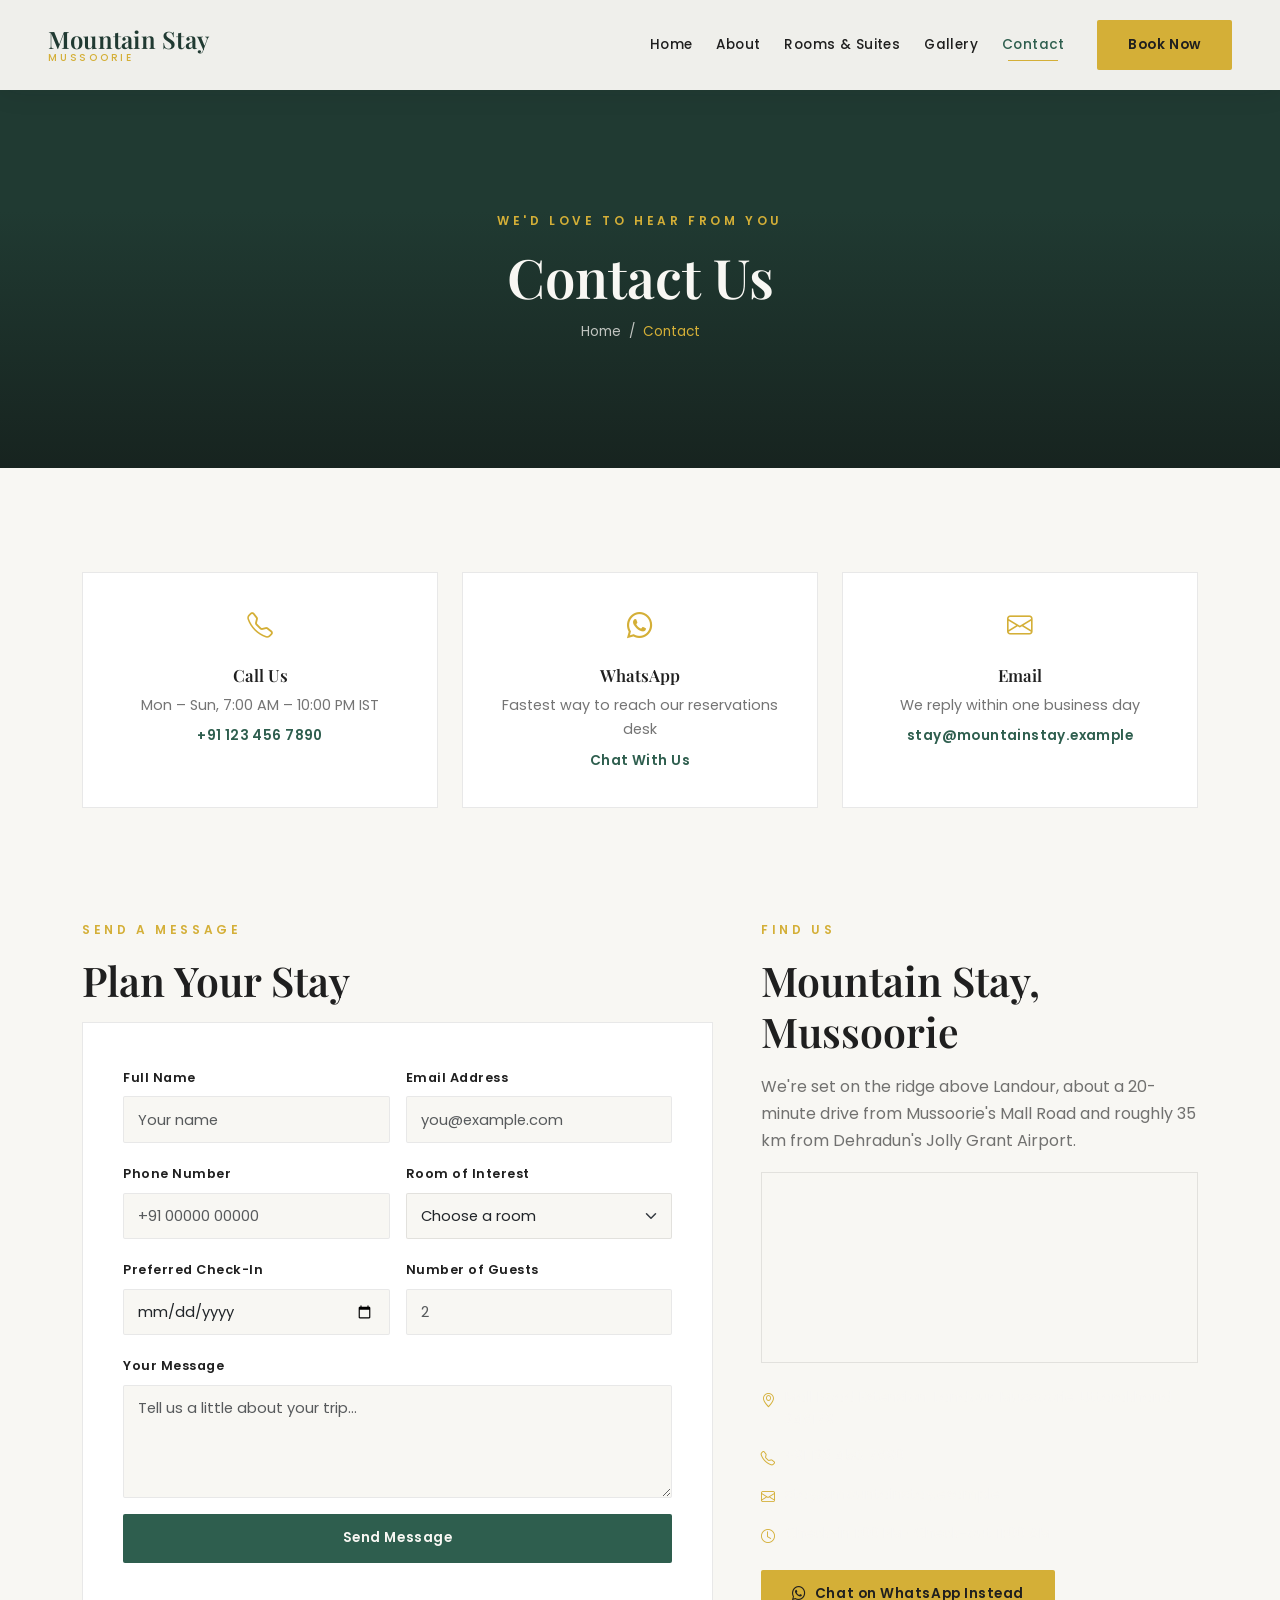
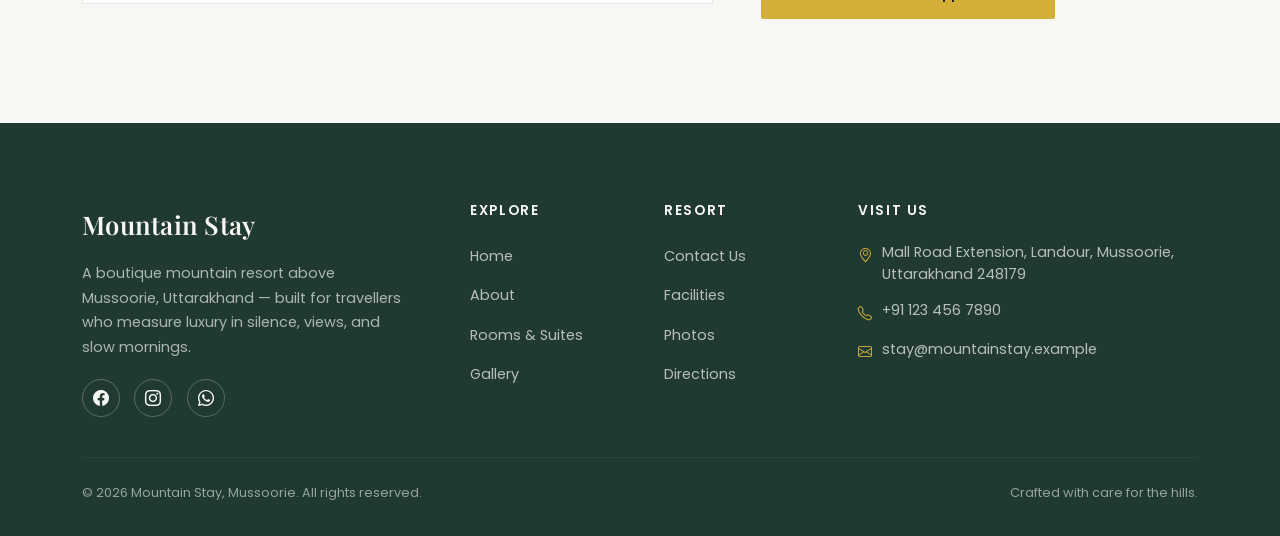
<file: contact.html>
<!DOCTYPE html>
<html lang="en">
<head>
  <meta charset="UTF-8">
  <meta name="viewport" content="width=device-width, initial-scale=1.0">
  <title>Contact Us | Mountain Stay Mussoorie</title>
  <meta name="description" content="Get in touch with Mountain Stay for rates, availability, and directions. Call, WhatsApp, or send us a message and our team will reply the same day.">

  <link rel="icon" type="image/png" href="assets/icons/favicon.png">

  <link rel="preconnect" href="https://fonts.googleapis.com">
  <link rel="preconnect" href="https://fonts.gstatic.com" crossorigin>
  <link href="https://fonts.googleapis.com/css2?family=Playfair+Display:ital,wght@0,400;0,500;0,600;0,700;1,500&family=Poppins:wght@300;400;500;600;700&display=swap" rel="stylesheet">

  <link href="https://cdn.jsdelivr.net/npm/bootstrap@5.3.3/dist/css/bootstrap.min.css" rel="stylesheet">
  <link rel="stylesheet" href="https://cdn.jsdelivr.net/npm/bootstrap-icons@1.11.3/font/bootstrap-icons.css">

  <link rel="stylesheet" href="css/style.css">
  <link rel="stylesheet" href="css/responsive.css">
</head>
<body data-navbar="solid">

  <div id="preloader" aria-hidden="true">
    <div class="preloader-mark">
      <span class="preloader-line"></span>
      <span class="preloader-text">MOUNTAIN STAY</span>
    </div>
  </div>

  <!-- ============================================================
       STICKY NAVBAR
  ============================================================= -->
  <header id="mainNav" class="ms-navbar">
    <nav class="navbar navbar-expand-lg container-fluid px-4 px-lg-5">
      <a class="navbar-brand ms-brand" href="index.html">
        <span class="ms-brand-mark">Mountain Stay</span>
        <span class="ms-brand-sub">MUSSOORIE</span>
      </a>

      <button class="navbar-toggler ms-toggler" type="button" data-bs-toggle="collapse"
        data-bs-target="#navMenu" aria-controls="navMenu" aria-expanded="false" aria-label="Toggle navigation">
        <span class="ms-toggler-bar"></span>
        <span class="ms-toggler-bar"></span>
        <span class="ms-toggler-bar"></span>
      </button>

      <div class="collapse navbar-collapse justify-content-end" id="navMenu">
        <ul class="navbar-nav align-items-lg-center gap-lg-2">
          <li class="nav-item"><a class="nav-link" href="index.html">Home</a></li>
          <li class="nav-item"><a class="nav-link" href="about.html">About</a></li>
          <li class="nav-item"><a class="nav-link" href="rooms.html">Rooms &amp; Suites</a></li>
          <li class="nav-item"><a class="nav-link" href="gallery.html">Gallery</a></li>
          <li class="nav-item"><a class="nav-link active" href="contact.html">Contact</a></li>
          <li class="nav-item ms-lg-3">
            <a class="btn ms-btn-gold" href="contact.html">Book Now</a>
          </li>
        </ul>
      </div>
    </nav>
  </header>

  <!-- ============================================================
       PAGE HERO
  ============================================================= -->
  <section class="ms-page-hero">
    <div class="ms-hero-bg" style="background-image:url('https://images.unsplash.com/photo-1542314831-068cd1dbfeeb?auto=format&fit=crop&w=1920&q=85');"></div>
    <div class="ms-hero-overlay"></div>
    <div class="container ms-page-hero-content">
      <p class="ms-eyebrow">We'd Love to Hear From You</p>
      <h1 class="ms-hero-title" style="font-size: clamp(2.2rem, 4.5vw, 3.4rem);">Contact Us</h1>
      <div class="ms-breadcrumb">
        <a href="index.html">Home</a><span>/</span><span class="is-current">Contact</span>
      </div>
    </div>
  </section>

  <!-- ============================================================
       QUICK CONTACT INFO CARDS
  ============================================================= -->
  <section class="ms-section pb-0">
    <div class="container">
      <div class="row g-4 mb-2">
        <div class="col-6 col-md-4">
          <div class="ms-contact-info-card text-center">
            <i class="bi bi-telephone"></i>
            <h3>Call Us</h3>
            <p class="ms-text-sm mb-1">Mon – Sun, 7:00 AM – 10:00 PM IST</p>
            <a href="tel:+911234567890" class="ms-link-arrow">+91 123 456 7890</a>
          </div>
        </div>
        <div class="col-6 col-md-4">
          <div class="ms-contact-info-card text-center">
            <i class="bi bi-whatsapp"></i>
            <h3>WhatsApp</h3>
            <p class="ms-text-sm mb-1">Fastest way to reach our reservations desk</p>
            <a href="https://wa.me/911234567890" target="_blank" rel="noopener" class="ms-link-arrow">Chat With Us</a>
          </div>
        </div>
        <div class="col-6 col-md-4">
          <div class="ms-contact-info-card text-center">
            <i class="bi bi-envelope"></i>
            <h3>Email</h3>
            <p class="ms-text-sm mb-1">We reply within one business day</p>
            <a href="mailto:stay@mountainstay.example" class="ms-link-arrow">stay@mountainstay.example</a>
          </div>
        </div>
      </div>
    </div>
  </section>

  <!-- ============================================================
       CONTACT FORM + RESORT DETAILS
       NOTE: This form has NO backend. It is front-end only — see
       js/main.js initContactForm(). On submit it simply validates
       required fields and shows a confirmation message; nothing is
       sent anywhere. Wire up a real endpoint before going live.
  ============================================================= -->
  <section class="ms-section">
    <div class="container">
      <div class="row g-5">
        <div class="col-lg-7">
          <p class="ms-eyebrow">Send a Message</p>
          <h2 class="ms-section-title">Plan Your Stay</h2>

          <div class="ms-contact-form-wrap">
            <!-- Static demo form: no action/method posts anywhere -->
            <div id="contactFormSuccess" class="ms-form-success">
              <i class="bi bi-check-circle-fill"></i>
              <span>Thank you — your message has been noted. Our team will reach out shortly.</span>
            </div>

            <form id="contactForm" novalidate>
              <div class="row g-3">
                <div class="col-md-6">
                  <label for="fullName" class="form-label">Full Name</label>
                  <input type="text" class="form-control" id="fullName" name="fullName" placeholder="Your name" required>
                  <div class="invalid-feedback">Please tell us your name.</div>
                </div>
                <div class="col-md-6">
                  <label for="email" class="form-label">Email Address</label>
                  <input type="email" class="form-control" id="email" name="email" placeholder="you@example.com" required>
                  <div class="invalid-feedback">Please enter a valid email address.</div>
                </div>
                <div class="col-md-6">
                  <label for="phone" class="form-label">Phone Number</label>
                  <input type="tel" class="form-control" id="phone" name="phone" placeholder="+91 00000 00000" required>
                  <div class="invalid-feedback">Please enter a contact number.</div>
                </div>
                <div class="col-md-6">
                  <label for="roomType" class="form-label">Room of Interest</label>
                  <select class="form-select" id="roomType" name="roomType" required>
                    <option value="" selected disabled>Choose a room</option>
                    <option value="deluxe-valley">Deluxe Valley Room</option>
                    <option value="pine-forest-suite">Pine Forest Suite</option>
                    <option value="ridgeline-suite">The Ridgeline Suite</option>
                    <option value="garden-twin">Garden Twin Room</option>
                    <option value="not-sure">Not Sure Yet</option>
                  </select>
                  <div class="invalid-feedback">Please select a room.</div>
                </div>
                <div class="col-md-6">
                  <label for="checkIn" class="form-label">Preferred Check-In</label>
                  <input type="date" class="form-control" id="checkIn" name="checkIn">
                </div>
                <div class="col-md-6">
                  <label for="guests" class="form-label">Number of Guests</label>
                  <input type="number" class="form-control" id="guests" name="guests" min="1" max="6" placeholder="2">
                </div>
                <div class="col-12">
                  <label for="message" class="form-label">Your Message</label>
                  <textarea class="form-control" id="message" name="message" rows="4" placeholder="Tell us a little about your trip..." required></textarea>
                  <div class="invalid-feedback">Please add a short message.</div>
                </div>
                <div class="col-12">
                  <button type="submit" class="btn ms-btn-forest w-100 w-md-auto">Send Message</button>
                </div>
              </div>
            </form>
          </div>
        </div>

        <div class="col-lg-5">
          <p class="ms-eyebrow">Find Us</p>
          <h2 class="ms-section-title">Mountain Stay, Mussoorie</h2>
          <p class="ms-text">
            We're set on the ridge above Landour, about a 20-minute drive from Mussoorie's
            Mall Road and roughly 35 km from Dehradun's Jolly Grant Airport.
          </p>

          <div class="ms-img-placeholder ms-map-frame mb-4 ms-has-img" data-label="assets/images/map-location.jpg" style="background-image: url('https://upload.wikimedia.org/wikipedia/commons/8/89/MUSSOORIE_FROM_LANDOUR.jpg');">
            <i class="bi bi-geo-alt-fill"></i>
          </div>

          <ul class="ms-footer-contact" style="color: var(--ms-text-muted);">
            <li><i class="bi bi-geo-alt"></i> Mall Road Extension, Landour, Mussoorie, Uttarakhand 248179</li>
            <li><i class="bi bi-telephone"></i> +91 123 456 7890</li>
            <li><i class="bi bi-envelope"></i> stay@mountainstay.example</li>
            <li><i class="bi bi-clock"></i> Check-in 1:00 PM · Check-out 11:00 AM</li>
          </ul>

          <a href="https://wa.me/911234567890" target="_blank" rel="noopener" class="btn ms-btn-gold mt-2">
            <i class="bi bi-whatsapp me-2"></i>Chat on WhatsApp Instead
          </a>
        </div>
      </div>
    </div>
  </section>

  <!-- ============================================================
       FOOTER
  ============================================================= -->
  <footer class="ms-footer">
    <div class="container">
      <div class="row g-4 g-lg-5">
        <div class="col-lg-4">
          <p class="ms-brand-mark ms-footer-brand">Mountain Stay</p>
          <p class="ms-text-sm ms-footer-text">
            A boutique mountain resort above Mussoorie, Uttarakhand — built for travellers
            who measure luxury in silence, views, and slow mornings.
          </p>
          <div class="ms-footer-social">
            <a href="#" aria-label="Facebook"><i class="bi bi-facebook"></i></a>
            <a href="#" aria-label="Instagram"><i class="bi bi-instagram"></i></a>
            <a href="https://wa.me/911234567890" target="_blank" rel="noopener" aria-label="WhatsApp"><i class="bi bi-whatsapp"></i></a>
          </div>
        </div>

        <div class="col-lg-2 col-md-4 col-6">
          <h4 class="ms-footer-heading">Explore</h4>
          <ul class="ms-footer-links">
            <li><a href="index.html">Home</a></li>
            <li><a href="about.html">About</a></li>
            <li><a href="rooms.html">Rooms &amp; Suites</a></li>
            <li><a href="gallery.html">Gallery</a></li>
          </ul>
        </div>

        <div class="col-lg-2 col-md-4 col-6">
          <h4 class="ms-footer-heading">Resort</h4>
          <ul class="ms-footer-links">
            <li><a href="contact.html">Contact Us</a></li>
            <li><a href="rooms.html">Facilities</a></li>
            <li><a href="gallery.html">Photos</a></li>
            <li><a href="contact.html">Directions</a></li>
          </ul>
        </div>

        <div class="col-lg-4 col-md-4">
          <h4 class="ms-footer-heading">Visit Us</h4>
          <ul class="ms-footer-contact">
            <li><i class="bi bi-geo-alt"></i> Mall Road Extension, Landour, Mussoorie, Uttarakhand 248179</li>
            <li><i class="bi bi-telephone"></i> +91 123 456 7890</li>
            <li><i class="bi bi-envelope"></i> stay@mountainstay.example</li>
          </ul>
        </div>
      </div>

      <hr class="ms-footer-divider">

      <div class="d-flex flex-column flex-sm-row justify-content-between align-items-center gap-2 ms-footer-bottom">
        <p class="ms-text-sm mb-0">&copy; <span id="currentYear"></span> Mountain Stay, Mussoorie. All rights reserved.</p>
        <p class="ms-text-sm mb-0">Crafted with care for the hills.</p>
      </div>
    </div>
  </footer>

  <button id="backToTop" class="ms-back-to-top" aria-label="Back to top">
    <i class="bi bi-arrow-up"></i>
  </button>

  <script src="https://cdn.jsdelivr.net/npm/bootstrap@5.3.3/dist/js/bootstrap.bundle.min.js"></script>
  <script src="js/main.js"></script>
</body>
</html>
</file>
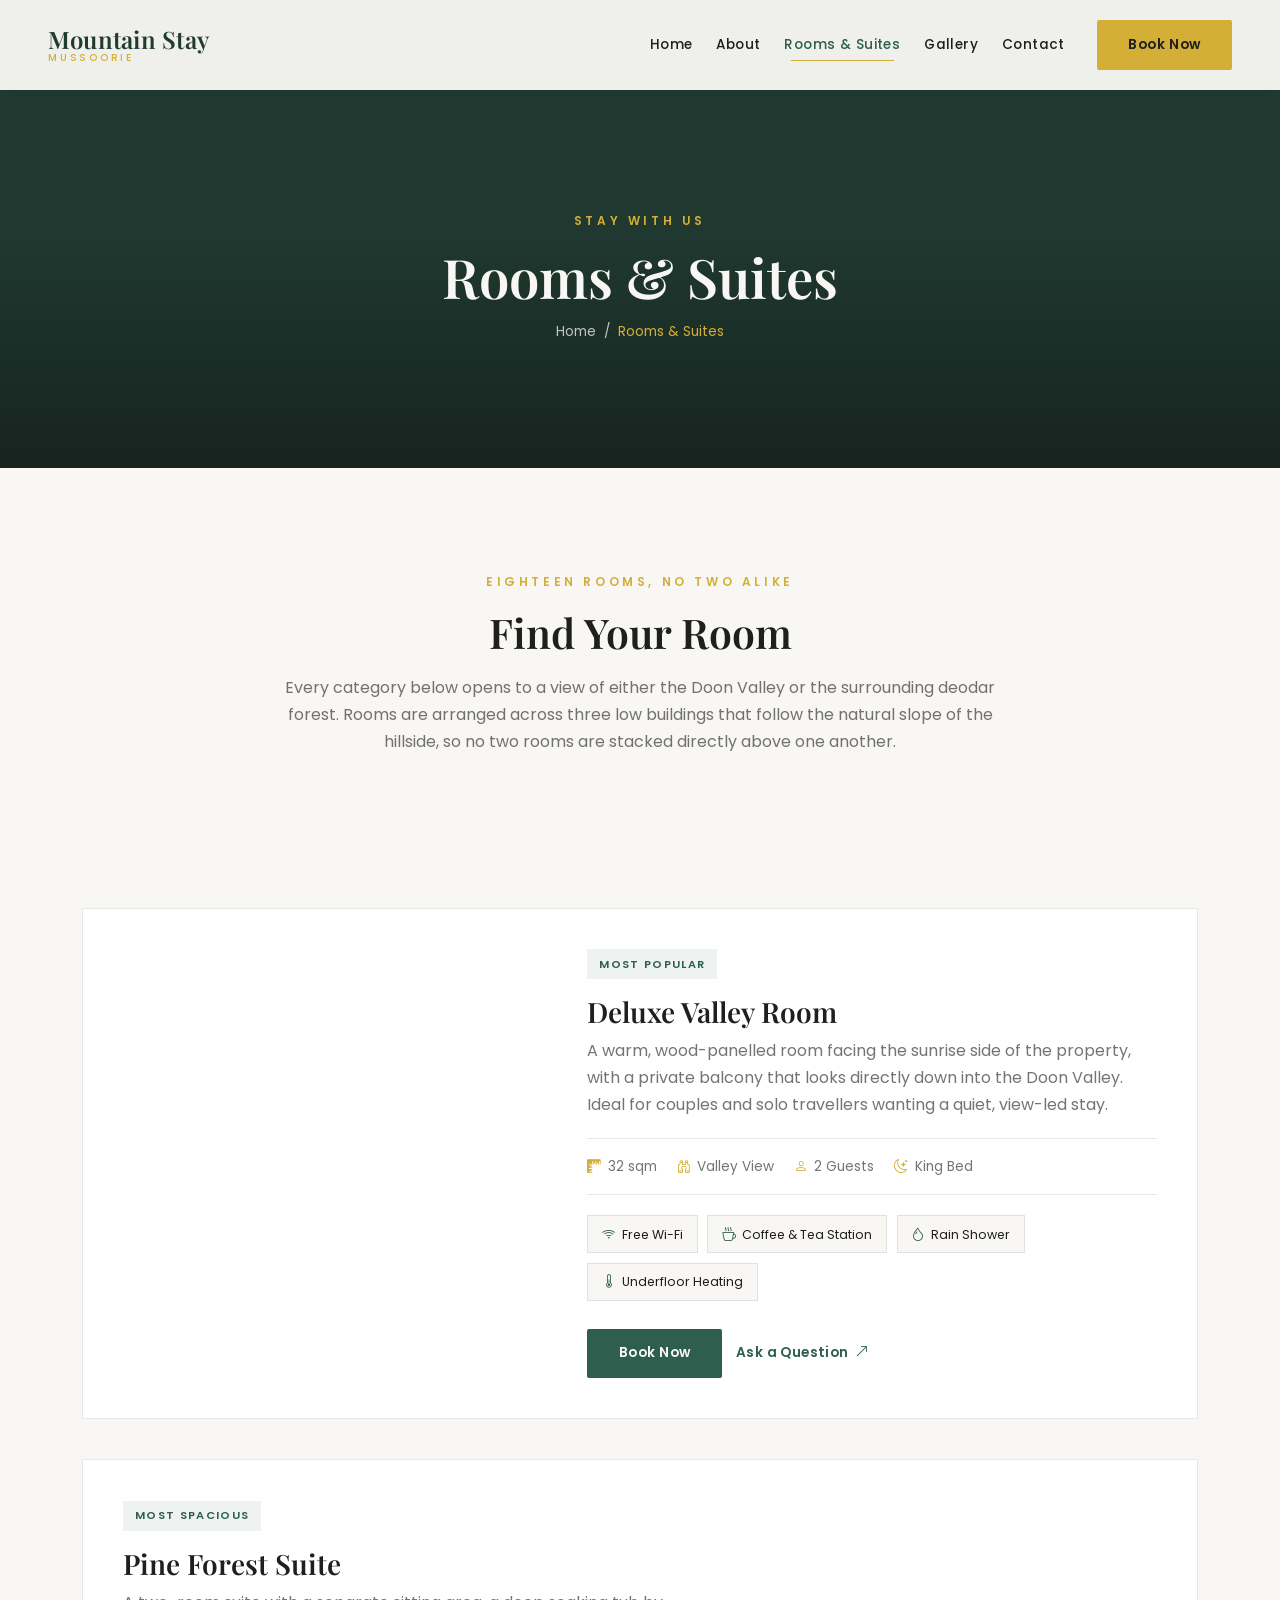
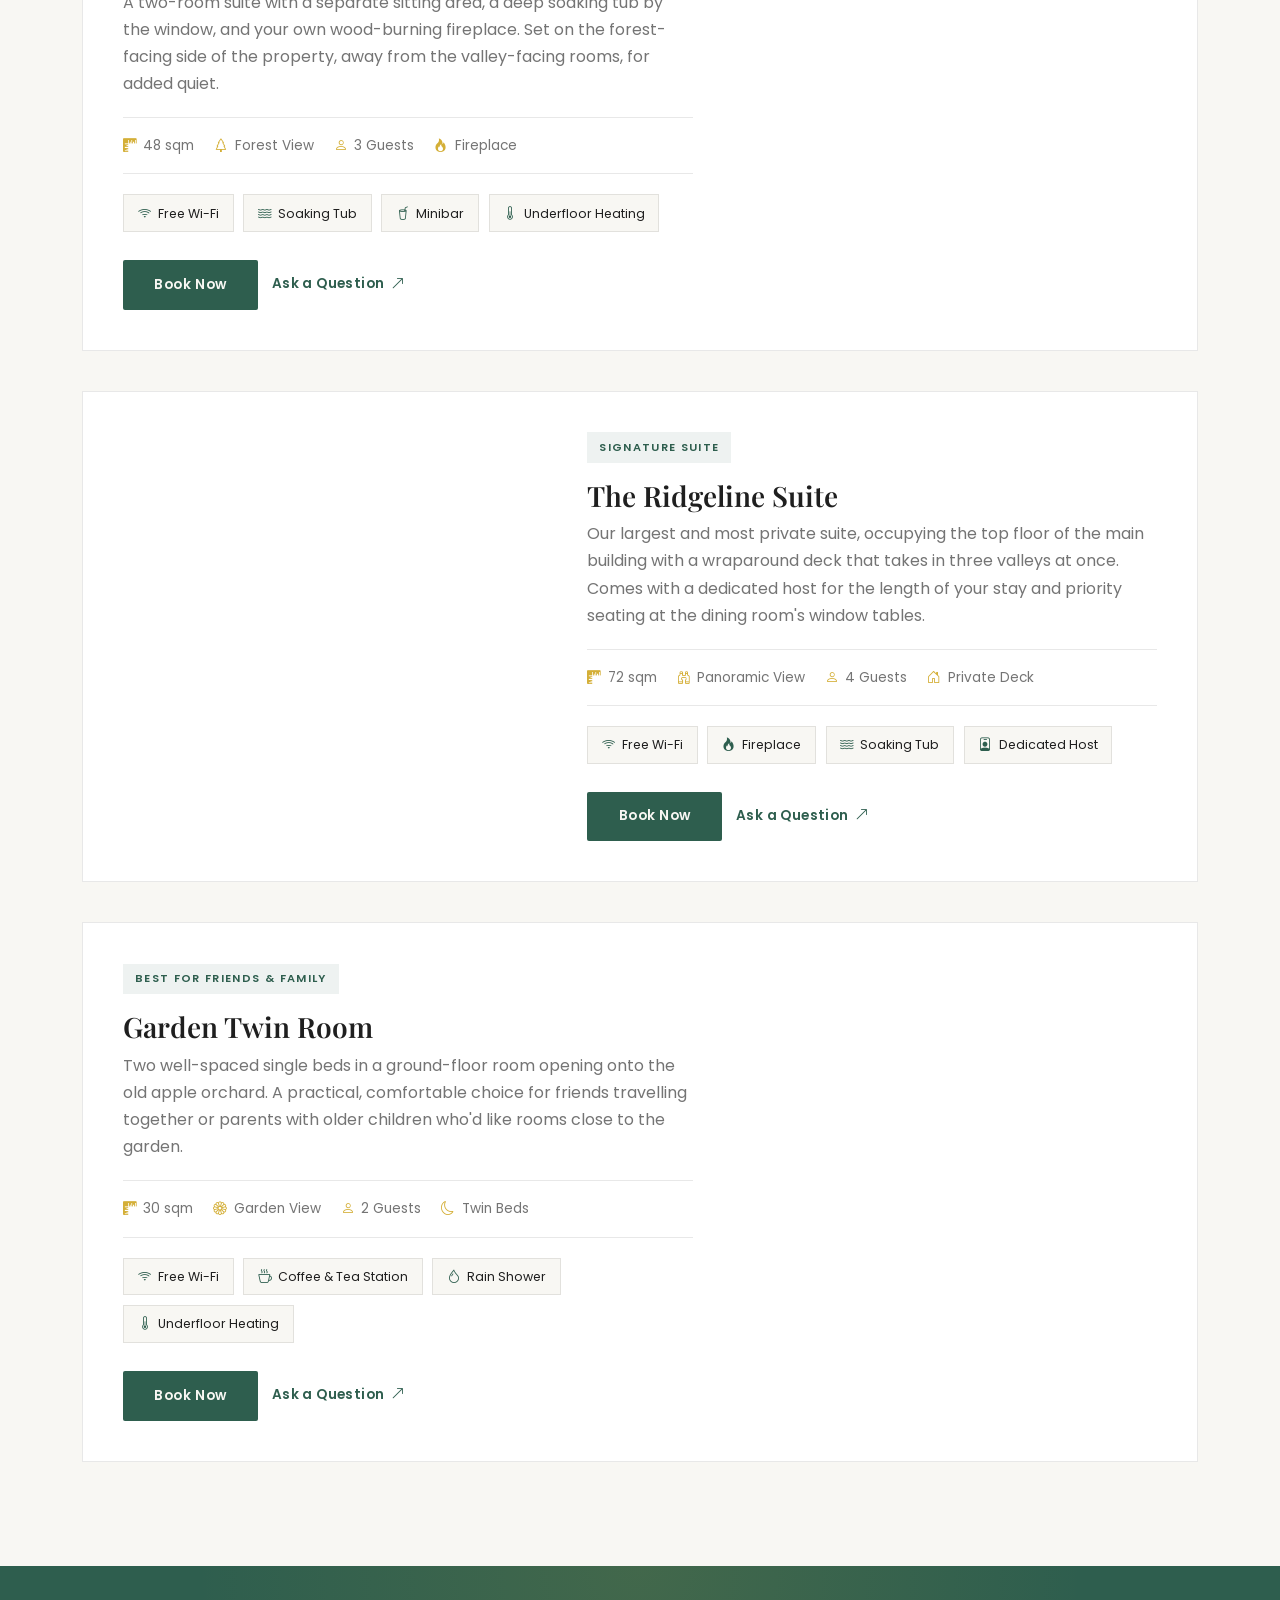
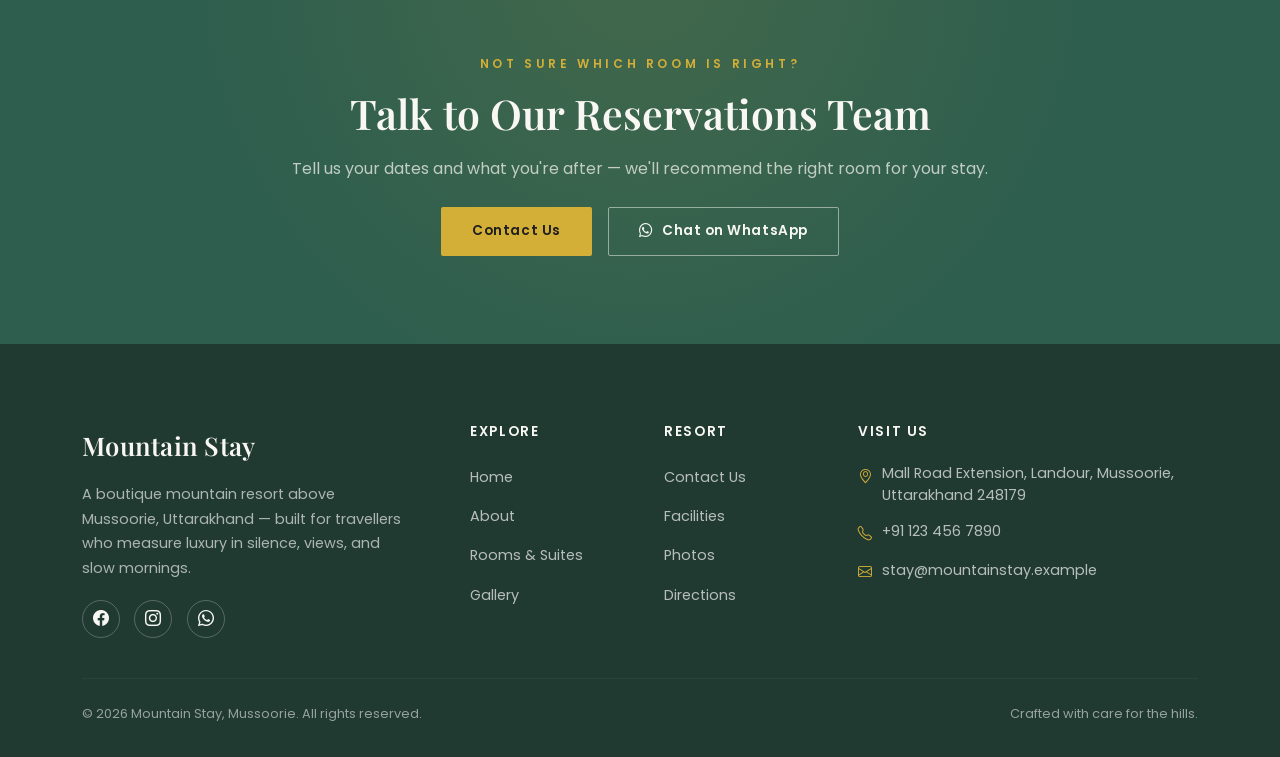
<file: rooms.html>
<!DOCTYPE html>
<html lang="en">
<head>
  <meta charset="UTF-8">
  <meta name="viewport" content="width=device-width, initial-scale=1.0">
  <title>Rooms &amp; Suites | Mountain Stay Mussoorie</title>
  <meta name="description" content="Explore the rooms and suites at Mountain Stay — valley-facing rooms, forest suites, and our signature Ridgeline Suite, set above Mussoorie.">

  <link rel="icon" type="image/png" href="assets/icons/favicon.png">

  <link rel="preconnect" href="https://fonts.googleapis.com">
  <link rel="preconnect" href="https://fonts.gstatic.com" crossorigin>
  <link href="https://fonts.googleapis.com/css2?family=Playfair+Display:ital,wght@0,400;0,500;0,600;0,700;1,500&family=Poppins:wght@300;400;500;600;700&display=swap" rel="stylesheet">

  <link href="https://cdn.jsdelivr.net/npm/bootstrap@5.3.3/dist/css/bootstrap.min.css" rel="stylesheet">
  <link rel="stylesheet" href="https://cdn.jsdelivr.net/npm/bootstrap-icons@1.11.3/font/bootstrap-icons.css">

  <link rel="stylesheet" href="css/style.css">
  <link rel="stylesheet" href="css/responsive.css">
</head>
<body data-navbar="solid">

  <div id="preloader" aria-hidden="true">
    <div class="preloader-mark">
      <span class="preloader-line"></span>
      <span class="preloader-text">MOUNTAIN STAY</span>
    </div>
  </div>

  <!-- ============================================================
       STICKY NAVBAR
  ============================================================= -->
  <header id="mainNav" class="ms-navbar">
    <nav class="navbar navbar-expand-lg container-fluid px-4 px-lg-5">
      <a class="navbar-brand ms-brand" href="index.html">
        <span class="ms-brand-mark">Mountain Stay</span>
        <span class="ms-brand-sub">MUSSOORIE</span>
      </a>

      <button class="navbar-toggler ms-toggler" type="button" data-bs-toggle="collapse"
        data-bs-target="#navMenu" aria-controls="navMenu" aria-expanded="false" aria-label="Toggle navigation">
        <span class="ms-toggler-bar"></span>
        <span class="ms-toggler-bar"></span>
        <span class="ms-toggler-bar"></span>
      </button>

      <div class="collapse navbar-collapse justify-content-end" id="navMenu">
        <ul class="navbar-nav align-items-lg-center gap-lg-2">
          <li class="nav-item"><a class="nav-link" href="index.html">Home</a></li>
          <li class="nav-item"><a class="nav-link" href="about.html">About</a></li>
          <li class="nav-item"><a class="nav-link active" href="rooms.html">Rooms &amp; Suites</a></li>
          <li class="nav-item"><a class="nav-link" href="gallery.html">Gallery</a></li>
          <li class="nav-item"><a class="nav-link" href="contact.html">Contact</a></li>
          <li class="nav-item ms-lg-3">
            <a class="btn ms-btn-gold" href="contact.html">Book Now</a>
          </li>
        </ul>
      </div>
    </nav>
  </header>

  <!-- ============================================================
       PAGE HERO
  ============================================================= -->
  <section class="ms-page-hero">
    <div class="ms-hero-bg" style="background-image:url('https://images.unsplash.com/photo-1611891487122-2075b9624448?auto=format&fit=crop&w=1920&q=85');"></div>
    <div class="ms-hero-overlay"></div>
    <div class="container ms-page-hero-content">
      <p class="ms-eyebrow">Stay With Us</p>
      <h1 class="ms-hero-title" style="font-size: clamp(2.2rem, 4.5vw, 3.4rem);">Rooms &amp; Suites</h1>
      <div class="ms-breadcrumb">
        <a href="index.html">Home</a><span>/</span><span class="is-current">Rooms &amp; Suites</span>
      </div>
    </div>
  </section>

  <!-- ============================================================
       INTRO COPY
  ============================================================= -->
  <section class="ms-section pb-0">
    <div class="container">
      <div class="text-center mb-5 mx-auto" style="max-width: 720px;">
        <p class="ms-eyebrow">Eighteen Rooms, No Two Alike</p>
        <h2 class="ms-section-title">Find Your Room</h2>
        <p class="ms-text">
          Every category below opens to a view of either the Doon Valley or the surrounding deodar
          forest. Rooms are arranged across three low buildings that follow the natural slope of the
          hillside, so no two rooms are stacked directly above one another.
        </p>
      </div>
    </div>
  </section>

  <!-- ============================================================
       ROOM LISTINGS — detailed cards, alternating media side
  ============================================================= -->
  <section class="ms-section">
    <div class="container">

      <!-- Room 1: Deluxe Valley Room -->
      <div class="ms-room-detail-card">
        <div class="row g-0">
          <div class="col-lg-5">
            <div class="ms-img-placeholder ms-room-detail-media ms-has-img" data-label="assets/images/room-deluxe-1.jpg" style="background-image: url('https://images.unsplash.com/photo-1582719508461-905c673771fd?auto=format&fit=crop&w=1000&q=80');">
              <i class="bi bi-image"></i>
            </div>
          </div>
          <div class="col-lg-7">
            <div class="ms-room-detail-body">
              <span class="ms-room-detail-tag">Most Popular</span>
              <h3 class="ms-room-detail-title">Deluxe Valley Room</h3>
              <p class="ms-text">
                A warm, wood-panelled room facing the sunrise side of the property, with a private
                balcony that looks directly down into the Doon Valley. Ideal for couples and solo
                travellers wanting a quiet, view-led stay.
              </p>

              <div class="ms-room-meta-row">
                <span><i class="bi bi-rulers"></i> 32 sqm</span>
                <span><i class="bi bi-binoculars"></i> Valley View</span>
                <span><i class="bi bi-person"></i> 2 Guests</span>
                <span><i class="bi bi-moon-stars"></i> King Bed</span>
              </div>

              <div class="ms-amenity-list">
                <span class="ms-amenity-pill"><i class="bi bi-wifi"></i> Free Wi-Fi</span>
                <span class="ms-amenity-pill"><i class="bi bi-cup-hot"></i> Coffee &amp; Tea Station</span>
                <span class="ms-amenity-pill"><i class="bi bi-droplet"></i> Rain Shower</span>
                <span class="ms-amenity-pill"><i class="bi bi-thermometer-half"></i> Underfloor Heating</span>
              </div>

              <div class="ms-room-detail-actions">
                <a href="contact.html" class="btn ms-btn-forest">Book Now</a>
                <a href="contact.html" class="ms-link-arrow align-self-center">Ask a Question <i class="bi bi-arrow-up-right"></i></a>
              </div>
            </div>
          </div>
        </div>
      </div>

      <!-- Room 2: Pine Forest Suite -->
      <div class="ms-room-detail-card">
        <div class="row g-0">
          <div class="col-lg-5 order-lg-2">
            <div class="ms-img-placeholder ms-room-detail-media ms-has-img" data-label="assets/images/room-suite-1.jpg" style="background-image: url('https://images.unsplash.com/photo-1618773928121-c32242e63f39?auto=format&fit=crop&w=1000&q=80');">
              <i class="bi bi-image"></i>
            </div>
          </div>
          <div class="col-lg-7 order-lg-1">
            <div class="ms-room-detail-body">
              <span class="ms-room-detail-tag">Most Spacious</span>
              <h3 class="ms-room-detail-title">Pine Forest Suite</h3>
              <p class="ms-text">
                A two-room suite with a separate sitting area, a deep soaking tub by the window, and
                your own wood-burning fireplace. Set on the forest-facing side of the property, away
                from the valley-facing rooms, for added quiet.
              </p>

              <div class="ms-room-meta-row">
                <span><i class="bi bi-rulers"></i> 48 sqm</span>
                <span><i class="bi bi-tree"></i> Forest View</span>
                <span><i class="bi bi-person"></i> 3 Guests</span>
                <span><i class="bi bi-fire"></i> Fireplace</span>
              </div>

              <div class="ms-amenity-list">
                <span class="ms-amenity-pill"><i class="bi bi-wifi"></i> Free Wi-Fi</span>
                <span class="ms-amenity-pill"><i class="bi bi-water"></i> Soaking Tub</span>
                <span class="ms-amenity-pill"><i class="bi bi-cup-straw"></i> Minibar</span>
                <span class="ms-amenity-pill"><i class="bi bi-thermometer-half"></i> Underfloor Heating</span>
              </div>

              <div class="ms-room-detail-actions">
                <a href="contact.html" class="btn ms-btn-forest">Book Now</a>
                <a href="contact.html" class="ms-link-arrow align-self-center">Ask a Question <i class="bi bi-arrow-up-right"></i></a>
              </div>
            </div>
          </div>
        </div>
      </div>

      <!-- Room 3: The Ridgeline Suite -->
      <div class="ms-room-detail-card">
        <div class="row g-0">
          <div class="col-lg-5">
            <div class="ms-img-placeholder ms-room-detail-media ms-has-img" data-label="assets/images/room-presidential-1.jpg" style="background-image: url('https://images.unsplash.com/photo-1591088398332-8a7791972843?auto=format&fit=crop&w=1000&q=80');">
              <i class="bi bi-image"></i>
            </div>
          </div>
          <div class="col-lg-7">
            <div class="ms-room-detail-body">
              <span class="ms-room-detail-tag">Signature Suite</span>
              <h3 class="ms-room-detail-title">The Ridgeline Suite</h3>
              <p class="ms-text">
                Our largest and most private suite, occupying the top floor of the main building with
                a wraparound deck that takes in three valleys at once. Comes with a dedicated host for
                the length of your stay and priority seating at the dining room's window tables.
              </p>

              <div class="ms-room-meta-row">
                <span><i class="bi bi-rulers"></i> 72 sqm</span>
                <span><i class="bi bi-binoculars"></i> Panoramic View</span>
                <span><i class="bi bi-person"></i> 4 Guests</span>
                <span><i class="bi bi-house-door"></i> Private Deck</span>
              </div>

              <div class="ms-amenity-list">
                <span class="ms-amenity-pill"><i class="bi bi-wifi"></i> Free Wi-Fi</span>
                <span class="ms-amenity-pill"><i class="bi bi-fire"></i> Fireplace</span>
                <span class="ms-amenity-pill"><i class="bi bi-water"></i> Soaking Tub</span>
                <span class="ms-amenity-pill"><i class="bi bi-person-badge"></i> Dedicated Host</span>
              </div>

              <div class="ms-room-detail-actions">
                <a href="contact.html" class="btn ms-btn-forest">Book Now</a>
                <a href="contact.html" class="ms-link-arrow align-self-center">Ask a Question <i class="bi bi-arrow-up-right"></i></a>
              </div>
            </div>
          </div>
        </div>
      </div>

      <!-- Room 4: Garden Twin Room -->
      <div class="ms-room-detail-card mb-0">
        <div class="row g-0">
          <div class="col-lg-5 order-lg-2">
            <div class="ms-img-placeholder ms-room-detail-media ms-has-img" data-label="assets/images/room-twin-1.jpg" style="background-image: url('https://images.unsplash.com/photo-1505691938895-1758d7feb511?auto=format&fit=crop&w=1000&q=80');">
              <i class="bi bi-image"></i>
            </div>
          </div>
          <div class="col-lg-7 order-lg-1">
            <div class="ms-room-detail-body">
              <span class="ms-room-detail-tag">Best for Friends &amp; Family</span>
              <h3 class="ms-room-detail-title">Garden Twin Room</h3>
              <p class="ms-text">
                Two well-spaced single beds in a ground-floor room opening onto the old apple orchard.
                A practical, comfortable choice for friends travelling together or parents with
                older children who'd like rooms close to the garden.
              </p>

              <div class="ms-room-meta-row">
                <span><i class="bi bi-rulers"></i> 30 sqm</span>
                <span><i class="bi bi-flower1"></i> Garden View</span>
                <span><i class="bi bi-person"></i> 2 Guests</span>
                <span><i class="bi bi-moon"></i> Twin Beds</span>
              </div>

              <div class="ms-amenity-list">
                <span class="ms-amenity-pill"><i class="bi bi-wifi"></i> Free Wi-Fi</span>
                <span class="ms-amenity-pill"><i class="bi bi-cup-hot"></i> Coffee &amp; Tea Station</span>
                <span class="ms-amenity-pill"><i class="bi bi-droplet"></i> Rain Shower</span>
                <span class="ms-amenity-pill"><i class="bi bi-thermometer-half"></i> Underfloor Heating</span>
              </div>

              <div class="ms-room-detail-actions">
                <a href="contact.html" class="btn ms-btn-forest">Book Now</a>
                <a href="contact.html" class="ms-link-arrow align-self-center">Ask a Question <i class="bi bi-arrow-up-right"></i></a>
              </div>
            </div>
          </div>
        </div>
      </div>

    </div>
  </section>

  <!-- ============================================================
       CONTACT CTA
  ============================================================= -->
  <section class="ms-cta">
    <div class="container text-center">
      <p class="ms-eyebrow ms-eyebrow-light">Not Sure Which Room Is Right?</p>
      <h2 class="ms-section-title ms-text-light">Talk to Our Reservations Team</h2>
      <p class="ms-text-light-muted mb-4">
        Tell us your dates and what you're after — we'll recommend the right room for your stay.
      </p>
      <div class="d-flex flex-column flex-sm-row justify-content-center gap-3">
        <a href="contact.html" class="btn ms-btn-gold btn-lg">Contact Us</a>
        <a href="https://wa.me/911234567890" target="_blank" rel="noopener" class="btn ms-btn-outline-light btn-lg">
          <i class="bi bi-whatsapp me-2"></i>Chat on WhatsApp
        </a>
      </div>
    </div>
  </section>

  <!-- ============================================================
       FOOTER
  ============================================================= -->
  <footer class="ms-footer">
    <div class="container">
      <div class="row g-4 g-lg-5">
        <div class="col-lg-4">
          <p class="ms-brand-mark ms-footer-brand">Mountain Stay</p>
          <p class="ms-text-sm ms-footer-text">
            A boutique mountain resort above Mussoorie, Uttarakhand — built for travellers
            who measure luxury in silence, views, and slow mornings.
          </p>
          <div class="ms-footer-social">
            <a href="#" aria-label="Facebook"><i class="bi bi-facebook"></i></a>
            <a href="#" aria-label="Instagram"><i class="bi bi-instagram"></i></a>
            <a href="https://wa.me/911234567890" target="_blank" rel="noopener" aria-label="WhatsApp"><i class="bi bi-whatsapp"></i></a>
          </div>
        </div>

        <div class="col-lg-2 col-md-4 col-6">
          <h4 class="ms-footer-heading">Explore</h4>
          <ul class="ms-footer-links">
            <li><a href="index.html">Home</a></li>
            <li><a href="about.html">About</a></li>
            <li><a href="rooms.html">Rooms &amp; Suites</a></li>
            <li><a href="gallery.html">Gallery</a></li>
          </ul>
        </div>

        <div class="col-lg-2 col-md-4 col-6">
          <h4 class="ms-footer-heading">Resort</h4>
          <ul class="ms-footer-links">
            <li><a href="contact.html">Contact Us</a></li>
            <li><a href="rooms.html">Facilities</a></li>
            <li><a href="gallery.html">Photos</a></li>
            <li><a href="contact.html">Directions</a></li>
          </ul>
        </div>

        <div class="col-lg-4 col-md-4">
          <h4 class="ms-footer-heading">Visit Us</h4>
          <ul class="ms-footer-contact">
            <li><i class="bi bi-geo-alt"></i> Mall Road Extension, Landour, Mussoorie, Uttarakhand 248179</li>
            <li><i class="bi bi-telephone"></i> +91 123 456 7890</li>
            <li><i class="bi bi-envelope"></i> stay@mountainstay.example</li>
          </ul>
        </div>
      </div>

      <hr class="ms-footer-divider">

      <div class="d-flex flex-column flex-sm-row justify-content-between align-items-center gap-2 ms-footer-bottom">
        <p class="ms-text-sm mb-0">&copy; <span id="currentYear"></span> Mountain Stay, Mussoorie. All rights reserved.</p>
        <p class="ms-text-sm mb-0">Crafted with care for the hills.</p>
      </div>
    </div>
  </footer>

  <button id="backToTop" class="ms-back-to-top" aria-label="Back to top">
    <i class="bi bi-arrow-up"></i>
  </button>

  <script src="https://cdn.jsdelivr.net/npm/bootstrap@5.3.3/dist/js/bootstrap.bundle.min.js"></script>
  <script src="js/main.js"></script>
</body>
</html>
</file>
<file: css/responsive.css>
/* =================================================================
   MOUNTAIN STAY — RESPONSIVE STYLESHEET
   Breakpoint-specific overrides. Loaded after style.css so rules here
   take precedence at the relevant screen sizes.
   Bootstrap 5 breakpoints referenced: xl(1200) lg(992) md(768) sm(576)
   ================================================================= */

/* Global reset for overflow issues on mobile viewport */
html, body {
  overflow-x: hidden;
  max-width: 100%;
  width: 100%;
}

/* -----------------------------------------------------------------
   LARGE DESKTOPS / WIDE SCREENS (≥1400px)
   Add a little extra breathing room on very wide viewports.
   ----------------------------------------------------------------- */
@media (min-width: 1400px) {
  .ms-hero-content {
    max-width: 880px;
  }

  .ms-section {
    padding: 8rem 0;
  }
}

/* -----------------------------------------------------------------
   LAPTOPS / SMALL DESKTOPS (max-width: 1199.98px)
   ----------------------------------------------------------------- */
@media (max-width: 1199.98px) {
  .ms-gallery-grid {
    grid-template-rows: repeat(2, 170px);
  }
}

/* -----------------------------------------------------------------
   TABLETS — LANDSCAPE / SMALL LAPTOPS (max-width: 991.98px)
   ----------------------------------------------------------------- */
@media (max-width: 991.98px) {
  :root {
    --ms-nav-height: 72px;
  }

  .ms-section {
    padding: 4.5rem 0;
  }

  .ms-cta {
    padding: 4rem 0;
  }

  /* Mobile nav dropdown panel styling */
  .ms-navbar .navbar-collapse {
    background-color: var(--ms-warm-white);
    margin-top: 1rem;
    padding: 1.5rem;
    border-radius: 4px;
    box-shadow: 0 12px 30px rgba(31, 31, 31, 0.15);
  }

  .ms-navbar .nav-link,
  .ms-navbar.is-scrolled .nav-link {
    color: var(--ms-charcoal);
    padding: 0.6rem 0.5rem;
  }

  .ms-navbar .nav-link::after {
    left: 0.5rem;
    right: 0.5rem;
  }

  .ms-navbar .ms-btn-gold {
    display: inline-block;
    margin-top: 0.5rem;
  }

  /* About section: stack media above text, remove floating overlap */
  .ms-about-media {
    padding-right: 0;
    padding-bottom: 70px;
    margin-bottom: 1rem;
  }

  .ms-about-media .ms-img-float {
    width: 60%;
  }

  /* Gallery grid: 2 columns instead of 4 on tablets */
  .ms-gallery-grid {
    grid-template-columns: repeat(2, 1fr);
    grid-template-rows: repeat(3, 200px);
  }

  .ms-gallery-tall {
    grid-row: span 1;
  }

  .ms-gallery-wide {
    grid-column: span 2;
  }

  /* Gallery masonry: 2 columns instead of 4 on tablets */
  .ms-gallery-masonry {
    grid-template-columns: repeat(2, 1fr) !important;
  }
}

/* -----------------------------------------------------------------
   TABLETS — PORTRAIT / LARGE PHONES (max-width: 767.98px)
   ----------------------------------------------------------------- */
@media (max-width: 767.98px) {
  .ms-hero {
    min-height: 92vh;
  }

  .ms-hero-sub {
    font-size: 0.95rem;
  }

  .ms-section-title {
    font-size: clamp(1.6rem, 5vw, 2.1rem);
  }

  .ms-stat-row {
    text-align: center;
  }

  .ms-why-card,
  .ms-room-card,
  .ms-testimonial-card {
    padding: 2rem 1.5rem;
  }

  /* Facilities grid breathes better at 2-up on small tablets */
  .ms-facility-item {
    padding: 1.5rem 0.75rem;
  }

  .ms-page-hero {
    min-height: 38vh;
  }
}

/* -----------------------------------------------------------------
   PHONES (max-width: 575.98px)
   ----------------------------------------------------------------- */
@media (max-width: 575.98px) {
  .ms-brand-mark {
    font-size: 1.25rem;
  }

  .ms-hero-title {
    font-size: clamp(2rem, 9vw, 2.6rem);
  }

  .ms-hero-rule {
    margin: 1.25rem auto;
  }

  .ms-eyebrow {
    font-size: 0.68rem;
    letter-spacing: 0.22em;
  }

  .btn {
    width: 100%;
    text-align: center;
  }

  .ms-hero-actions .btn,
  .ms-hero-actions a {
    width: 100%;
  }

  /* Stat row: stack vertically with dividers instead of 3-up columns */
  .ms-stat-row .col-4 {
    width: 100% !important;
    flex: 0 0 100% !important;
    max-width: 100% !important;
    border-right: none !important;
    border-bottom: 1px solid var(--ms-line);
    padding: 1rem 0;
  }

  .ms-stat-row .col-4:last-child {
    border-bottom: none !important;
  }

  /* Make cards 2-up in a row and adjust spacing/font sizes */
  .ms-why-card {
    padding: 1.25rem 1rem !important;
  }

  .ms-why-icon {
    font-size: 1.5rem !important;
    margin-bottom: 0.75rem !important;
  }

  .ms-why-title {
    font-size: 0.95rem !important;
    margin-bottom: 0.4rem !important;
  }

  .ms-room-body {
    padding: 1rem !important;
  }

  .ms-room-title {
    font-size: 1rem !important;
  }

  .ms-attraction-title {
    font-size: 0.95rem !important;
  }

  .ms-facility-item {
    padding: 1rem 0.5rem !important;
  }

  .ms-facility-item i {
    font-size: 1.25rem !important;
  }

  .ms-facility-item p {
    font-size: 0.8rem !important;
  }

  .ms-contact-info-card {
    padding: 1.25rem 1rem !important;
  }

  .ms-contact-info-card i {
    font-size: 1.5rem !important;
  }

  .ms-contact-info-card h3 {
    font-size: 0.95rem !important;
  }

  .ms-room-detail-body {
    padding: 1.5rem !important;
  }

  .ms-map-frame {
    aspect-ratio: 4 / 3 !important;
  }

  /* Gallery preview: 2 columns on phones */
  .ms-gallery-grid {
    grid-template-columns: repeat(2, 1fr) !important;
    grid-template-rows: none !important;
    gap: 0.6rem;
  }

  .ms-gallery-item {
    aspect-ratio: 4 / 3 !important;
    grid-column: auto !important;
    grid-row: auto !important;
  }

  .ms-gallery-grid .ms-gallery-wide {
    grid-column: span 2 !important;
    aspect-ratio: 2 / 1 !important;
  }

  /* Gallery masonry: 2 columns on phones */
  .ms-gallery-masonry {
    grid-template-columns: repeat(2, 1fr) !important;
    gap: 0.6rem;
  }

  .ms-gallery-masonry .ms-img-placeholder {
    aspect-ratio: 1 / 1 !important;
  }

  .ms-gallery-masonry .ms-span-row-2 {
    grid-row: span 1;
    aspect-ratio: 1 / 1 !important;
  }

  .ms-gallery-masonry .ms-span-col-2 {
    grid-column: span 2;
    aspect-ratio: 2 / 1 !important;
  }

  .ms-back-to-top {
    bottom: 18px;
    right: 18px;
    width: 42px;
    height: 42px;
  }

  .ms-about-media .ms-img-float {
    width: 70%;
  }

  .ms-footer {
    text-align: center;
  }

  .ms-footer-text {
    margin: 0 auto;
  }

  .ms-footer-social {
    justify-content: center;
  }

  .ms-footer-bottom {
    text-align: center;
  }
}

/* -----------------------------------------------------------------
   EXTRA SMALL PHONES (max-width: 359.98px)
   ----------------------------------------------------------------- */
@media (max-width: 359.98px) {
  .ms-hero-title {
    font-size: 1.9rem;
  }

  .ms-section {
    padding: 3.5rem 0;
  }
}
</file>
<file: css/style.css>
/* =================================================================
   MOUNTAIN STAY — CORE STYLESHEET
   A boutique resort website. Built mobile-first on top of Bootstrap 5.
   This file contains the design system + all desktop-level styling.
   Breakpoint overrides live separately in responsive.css.
   ================================================================= */

/* -----------------------------------------------------------------
   1. DESIGN TOKENS (CSS Custom Properties)
   ----------------------------------------------------------------- */
:root {
  /* Brand palette */
  --ms-forest: #2E5E4E;        /* Forest Green — primary brand color */
  --ms-deep-forest: #203A32;   /* Deep Forest — dark sections, footer */
  --ms-gold: #D4AF37;          /* Luxury Gold — accents, CTAs */
  --ms-gold-soft: #e9cd75;     /* lighter gold for hovers/highlights */
  --ms-warm-white: #F8F7F3;    /* Warm White — page background */
  --ms-charcoal: #1F1F1F;      /* Charcoal — body text */

  /* Derived / utility tones */
  --ms-white: #FFFFFF;
  --ms-line: rgba(31, 31, 31, 0.1);
  --ms-line-light: rgba(248, 247, 243, 0.18);
  --ms-text-muted: rgba(31, 31, 31, 0.62);

  /* Typography */
  --ms-font-display: "Playfair Display", Georgia, serif;
  --ms-font-body: "Poppins", -apple-system, BlinkMacSystemFont, sans-serif;

  /* Motion */
  --ms-transition: 0.35s cubic-bezier(0.45, 0, 0.2, 1);

  /* Layout */
  --ms-radius: 2px; /* near-zero radius — keeps the luxury/architectural feel */
  --ms-nav-height: 86px;
}

/* -----------------------------------------------------------------
   2. RESET & BASE
   ----------------------------------------------------------------- */
* {
  box-sizing: border-box;
}

html {
  scroll-behavior: smooth;
}

body {
  font-family: var(--ms-font-body);
  color: var(--ms-charcoal);
  background-color: var(--ms-warm-white);
  font-weight: 400;
  line-height: 1.7;
  overflow-x: hidden;
}

img {
  max-width: 100%;
  display: block;
}

a {
  text-decoration: none;
  color: inherit;
  transition: color var(--ms-transition);
}

ul {
  list-style: none;
  margin: 0;
  padding: 0;
}

h1, h2, h3, h4, h5, h6 {
  font-family: var(--ms-font-display);
  color: var(--ms-charcoal);
  margin: 0;
}

/* Respect reduced-motion preference across the whole site */
@media (prefers-reduced-motion: reduce) {
  html {
    scroll-behavior: auto;
  }
  *, *::before, *::after {
    animation-duration: 0.001ms !important;
    animation-iteration-count: 1 !important;
    transition-duration: 0.001ms !important;
    scroll-behavior: auto !important;
  }
}

/* Visible keyboard focus state (accessibility) */
a:focus-visible,
button:focus-visible,
input:focus-visible,
textarea:focus-visible,
select:focus-visible {
  outline: 2px solid var(--ms-gold);
  outline-offset: 3px;
}

/* -----------------------------------------------------------------
   3. PRELOADER
   ----------------------------------------------------------------- */
#preloader {
  position: fixed;
  inset: 0;
  z-index: 9999;
  background: var(--ms-deep-forest);
  display: flex;
  align-items: center;
  justify-content: center;
  transition: opacity 0.6s ease, visibility 0.6s ease;
}

#preloader.is-hidden {
  opacity: 0;
  visibility: hidden;
  pointer-events: none;
}

.preloader-mark {
  text-align: center;
}

.preloader-line {
  display: block;
  width: 40px;
  height: 1px;
  background: var(--ms-gold);
  margin: 0 auto 16px;
  animation: ms-line-grow 1.4s ease-in-out infinite;
}

@keyframes ms-line-grow {
  0%, 100% { width: 16px; opacity: 0.4; }
  50% { width: 64px; opacity: 1; }
}

.preloader-text {
  display: block;
  font-family: var(--ms-font-body);
  letter-spacing: 0.25em;
  font-size: 0.75rem;
  color: var(--ms-warm-white);
  font-weight: 500;
}

/* -----------------------------------------------------------------
   4. NAVBAR
   ----------------------------------------------------------------- */
.ms-navbar {
  position: fixed;
  top: 0;
  left: 0;
  right: 0;
  z-index: 1000;
  background: transparent;
  transition: background-color var(--ms-transition), box-shadow var(--ms-transition), padding var(--ms-transition);
  padding: 10px 0;
}

.ms-navbar .navbar {
  min-height: var(--ms-nav-height);
  transition: min-height var(--ms-transition);
}

/* Scrolled state — toggled via JS */
.ms-navbar.is-scrolled {
  background-color: rgba(248, 247, 243, 0.96);
  box-shadow: 0 4px 24px rgba(31, 31, 31, 0.08);
}

.ms-navbar.is-scrolled .navbar {
  min-height: 70px;
}

.ms-brand {
  display: flex;
  flex-direction: column;
  line-height: 1.1;
}

.ms-brand-mark {
  font-family: var(--ms-font-display);
  font-size: 1.5rem;
  font-weight: 600;
  color: var(--ms-warm-white);
  letter-spacing: 0.01em;
  transition: color var(--ms-transition);
}

.ms-navbar.is-scrolled .ms-brand-mark {
  color: var(--ms-deep-forest);
}

.ms-brand-sub {
  font-size: 0.62rem;
  letter-spacing: 0.28em;
  color: var(--ms-gold);
  font-weight: 500;
}

.ms-navbar .nav-link {
  font-family: var(--ms-font-body);
  font-size: 0.85rem;
  font-weight: 500;
  letter-spacing: 0.03em;
  color: var(--ms-warm-white);
  padding: 0.5rem 0.9rem;
  position: relative;
}

.ms-navbar.is-scrolled .nav-link {
  color: var(--ms-charcoal);
}

.ms-navbar .nav-link::after {
  content: "";
  position: absolute;
  left: 0.9rem;
  right: 0.9rem;
  bottom: 0.25rem;
  height: 1px;
  background: var(--ms-gold);
  transform: scaleX(0);
  transform-origin: left;
  transition: transform var(--ms-transition);
}

.ms-navbar .nav-link:hover::after,
.ms-navbar .nav-link.active::after {
  transform: scaleX(1);
}

.ms-navbar .nav-link:hover,
.ms-navbar .nav-link.active {
  color: var(--ms-gold);
}

.ms-navbar.is-scrolled .nav-link:hover,
.ms-navbar.is-scrolled .nav-link.active {
  color: var(--ms-forest);
}

/* Mobile toggler — custom 3-bar icon to match brand, not bootstrap default */
.ms-toggler {
  border: none;
  padding: 8px;
  display: flex;
  flex-direction: column;
  gap: 5px;
}

.ms-toggler:focus {
  box-shadow: none;
}

.ms-toggler-bar {
  display: block;
  width: 24px;
  height: 2px;
  background: var(--ms-warm-white);
  transition: background-color var(--ms-transition);
}

.ms-navbar.is-scrolled .ms-toggler-bar {
  background: var(--ms-deep-forest);
}

/* -----------------------------------------------------------------
   5. BUTTONS
   ----------------------------------------------------------------- */
.btn {
  border-radius: var(--ms-radius);
  font-family: var(--ms-font-body);
  font-size: 0.85rem;
  font-weight: 600;
  letter-spacing: 0.04em;
  padding: 0.85rem 1.9rem;
  transition: all var(--ms-transition);
  border: 1px solid transparent;
}

.ms-btn-gold {
  background-color: var(--ms-gold);
  color: var(--ms-charcoal);
}

.ms-btn-gold:hover {
  background-color: var(--ms-gold-soft);
  color: var(--ms-charcoal);
  transform: translateY(-2px);
}

.ms-btn-outline {
  background-color: transparent;
  border-color: var(--ms-warm-white);
  color: var(--ms-warm-white);
}

.ms-btn-outline:hover {
  background-color: var(--ms-warm-white);
  color: var(--ms-deep-forest);
  transform: translateY(-2px);
}

.ms-btn-outline-light {
  background-color: transparent;
  border-color: rgba(248, 247, 243, 0.5);
  color: var(--ms-warm-white);
}

.ms-btn-outline-light:hover {
  background-color: rgba(248, 247, 243, 0.12);
  border-color: var(--ms-warm-white);
  color: var(--ms-warm-white);
  transform: translateY(-2px);
}

.ms-btn-forest {
  background-color: var(--ms-forest);
  color: var(--ms-warm-white);
}

.ms-btn-forest:hover {
  background-color: var(--ms-deep-forest);
  color: var(--ms-warm-white);
  transform: translateY(-2px);
}

/* Link with arrow — used as a quiet secondary CTA throughout */
.ms-link-arrow {
  display: inline-flex;
  align-items: center;
  gap: 0.4rem;
  font-size: 0.85rem;
  font-weight: 600;
  letter-spacing: 0.03em;
  color: var(--ms-forest);
  border-bottom: 1px solid transparent;
  padding-bottom: 2px;
  transition: border-color var(--ms-transition), color var(--ms-transition), gap var(--ms-transition);
}

.ms-link-arrow:hover {
  color: var(--ms-gold);
  border-color: var(--ms-gold);
  gap: 0.6rem;
}

/* -----------------------------------------------------------------
   6. TYPOGRAPHY HELPERS
   ----------------------------------------------------------------- */
.ms-eyebrow {
  font-family: var(--ms-font-body);
  font-size: 0.75rem;
  font-weight: 600;
  letter-spacing: 0.3em;
  text-transform: uppercase;
  color: var(--ms-gold);
  margin-bottom: 0.9rem;
}

.ms-eyebrow-light {
  color: var(--ms-gold);
}

.ms-section-title {
  font-size: clamp(1.9rem, 3.2vw, 2.6rem);
  font-weight: 600;
  line-height: 1.25;
  margin-bottom: 1rem;
}

.ms-text {
  color: var(--ms-text-muted);
  font-size: 1rem;
  margin-bottom: 1.1rem;
}

.ms-text-sm {
  color: var(--ms-text-muted);
  font-size: 0.9rem;
  margin-bottom: 0.5rem;
}

.ms-text-light {
  color: var(--ms-warm-white) !important;
}

.ms-text-light-muted {
  color: rgba(248, 247, 243, 0.72);
  font-size: 1rem;
}

/* -----------------------------------------------------------------
   7. HERO
   ----------------------------------------------------------------- */
.ms-hero {
  position: relative;
  min-height: 100vh;
  display: flex;
  align-items: center;
  justify-content: center;
  overflow: hidden;
}

.ms-hero-bg {
  position: absolute;
  inset: 0;
  background-size: cover;
  background-position: center;
  background-color: var(--ms-deep-forest); /* fallback while image loads / if missing */
  transform: scale(1.05);
}

.ms-hero-overlay {
  position: absolute;
  inset: 0;
  background: linear-gradient(
    180deg,
    rgba(32, 58, 50, 0.55) 0%,
    rgba(32, 58, 50, 0.35) 45%,
    rgba(20, 28, 25, 0.75) 100%
  );
}

.ms-hero-content {
  position: relative;
  z-index: 2;
  max-width: 800px;
  padding-top: var(--ms-nav-height);
}

.ms-hero-title {
  font-size: clamp(2.4rem, 6vw, 4.2rem);
  color: var(--ms-warm-white);
  font-weight: 600;
  line-height: 1.15;
  margin-top: 0.5rem;
}

.ms-hero-title em {
  font-style: italic;
  color: var(--ms-gold-soft);
  font-weight: 500;
}

.ms-hero-rule {
  width: 70px;
  height: 1px;
  background: var(--ms-gold);
  margin: 1.75rem auto;
}

.ms-hero-sub {
  color: rgba(248, 247, 243, 0.85);
  font-size: 1.05rem;
  max-width: 560px;
  margin: 0 auto 2.25rem;
}

.ms-hero-actions {
  position: relative;
  z-index: 2;
}

.ms-scroll-cue {
  position: absolute;
  bottom: 36px;
  left: 50%;
  transform: translateX(-50%);
  width: 26px;
  height: 42px;
  border: 1px solid rgba(248, 247, 243, 0.6);
  border-radius: 14px;
  z-index: 2;
}

.ms-scroll-cue span {
  position: absolute;
  top: 8px;
  left: 50%;
  width: 4px;
  height: 4px;
  margin-left: -2px;
  background: var(--ms-gold);
  border-radius: 50%;
  animation: ms-scroll-bounce 1.8s ease-in-out infinite;
}

@keyframes ms-scroll-bounce {
  0% { top: 8px; opacity: 1; }
  70% { top: 22px; opacity: 0.2; }
  100% { top: 22px; opacity: 0; }
}

/* -----------------------------------------------------------------
   8. SECTION SPACING / TINTS
   ----------------------------------------------------------------- */
.ms-section {
  padding: 6.5rem 0;
}

.ms-section-tint {
  background-color: #F1EFE6; /* slightly deeper warm-white tint for rhythm */
}

.ms-section-dark {
  background-color: var(--ms-deep-forest);
}

.ms-cta {
  background-color: var(--ms-forest);
  padding: 5.5rem 0;
  background-image: radial-gradient(circle at 50% 0%, rgba(212, 175, 55, 0.12), transparent 60%);
}

/* Ridgeline divider — signature motif echoing the Himalayan skyline */
.ms-ridge-divider {
  width: 100%;
  height: 40px;
  line-height: 0;
  background-color: var(--ms-warm-white);
}

.ms-ridge-divider svg {
  width: 100%;
  height: 100%;
}

.ms-ridge-divider polyline {
  fill: none;
  stroke: var(--ms-gold);
  stroke-width: 1.5;
  stroke-linecap: round;
  stroke-linejoin: round;
  opacity: 0.55;
}

/* -----------------------------------------------------------------
   9. IMAGE PLACEHOLDERS
   These stand in for real photography. They are clearly labelled with
   the expected file path so the hotel owner / developer knows exactly
   which asset to drop in at assets/images/... — replace the div with
   an <img> tag (or simply set the background-image) once real photos
   are available. Kept deliberately on-brand rather than grey boxes.
   ----------------------------------------------------------------- */
.ms-img-placeholder {
  position: relative;
  width: 100%;
  background: linear-gradient(135deg, var(--ms-forest) 0%, var(--ms-deep-forest) 100%);
  display: flex;
  align-items: center;
  justify-content: center;
  overflow: hidden;
  color: rgba(248, 247, 243, 0.35);
  font-size: 2rem;
}

.ms-img-placeholder::after {
  content: attr(data-label);
  position: absolute;
  bottom: 10px;
  left: 10px;
  right: 10px;
  font-family: var(--ms-font-body);
  font-size: 0.65rem;
  letter-spacing: 0.05em;
  color: rgba(248, 247, 243, 0.55);
  background: rgba(20, 28, 25, 0.45);
  padding: 4px 8px;
  border-radius: 2px;
  word-break: break-all;
}

.ms-img-placeholder.ms-has-img {
  background-size: cover;
  background-position: center;
  background-repeat: no-repeat;
}

.ms-img-placeholder.ms-has-img i {
  display: none !important;
}

.ms-img-placeholder.ms-has-img::after {
  display: none !important;
}

.ms-img-tall {
  aspect-ratio: 4 / 5;
  border: 1px solid rgba(212, 175, 55, 0.4);
}

.ms-img-room {
  aspect-ratio: 4 / 3;
}

.ms-img-attraction {
  aspect-ratio: 1 / 1;
  margin-bottom: 1rem;
}

/* -----------------------------------------------------------------
   10. ABOUT SECTION
   ----------------------------------------------------------------- */
.ms-about-media {
  position: relative;
  padding-right: 50px;
  padding-bottom: 40px;
}

.ms-about-media .ms-img-float {
  position: absolute;
  bottom: 0;
  right: 0;
  width: 55%;
  aspect-ratio: 5 / 4;
  border: 6px solid var(--ms-warm-white);
  box-shadow: 0 18px 40px rgba(31, 31, 31, 0.18);
}

.ms-stat-row {
  border-top: 1px solid var(--ms-line);
  padding-top: 1.5rem;
}

.ms-stat-num {
  font-family: var(--ms-font-display);
  font-size: 2rem;
  font-weight: 700;
  color: var(--ms-forest);
  margin-bottom: 0.2rem;
}

.ms-stat-num span {
  font-size: 1rem;
  font-weight: 500;
  margin-left: 2px;
}

.ms-stat-label {
  font-size: 0.78rem;
  letter-spacing: 0.04em;
  color: var(--ms-text-muted);
}

/* -----------------------------------------------------------------
   11. WHY CHOOSE US
   ----------------------------------------------------------------- */
.ms-why-card {
  height: 100%;
  background: var(--ms-white);
  border: 1px solid var(--ms-line);
  padding: 2.5rem 1.75rem;
  transition: transform var(--ms-transition), box-shadow var(--ms-transition), border-color var(--ms-transition);
}

.ms-why-card:hover {
  transform: translateY(-6px);
  box-shadow: 0 22px 40px rgba(31, 31, 31, 0.08);
  border-color: var(--ms-gold);
}

.ms-why-icon {
  font-size: 1.9rem;
  color: var(--ms-gold);
  margin-bottom: 1.25rem;
  display: block;
}

.ms-why-title {
  font-size: 1.15rem;
  font-weight: 600;
  margin-bottom: 0.6rem;
}

/* -----------------------------------------------------------------
   12. FEATURED ROOMS (homepage cards)
   ----------------------------------------------------------------- */
.ms-room-card {
  background: var(--ms-white);
  border: 1px solid var(--ms-line);
  height: 100%;
  transition: box-shadow var(--ms-transition), transform var(--ms-transition);
}

.ms-room-card:hover {
  transform: translateY(-6px);
  box-shadow: 0 22px 40px rgba(31, 31, 31, 0.1);
}

.ms-room-body {
  padding: 1.75rem;
}

.ms-room-title {
  font-size: 1.3rem;
  font-weight: 600;
  margin-bottom: 0.4rem;
}

/* -----------------------------------------------------------------
   13. FACILITIES (dark section)
   ----------------------------------------------------------------- */
.ms-facility-item {
  width: 100%;
  text-align: center;
  padding: 2rem 1rem;
  border: 1px solid var(--ms-line-light);
  transition: border-color var(--ms-transition), background-color var(--ms-transition);
}

.ms-facility-item:hover {
  border-color: var(--ms-gold);
  background-color: rgba(212, 175, 55, 0.06);
}

.ms-facility-item i {
  font-size: 1.8rem;
  color: var(--ms-gold);
  display: block;
  margin-bottom: 1rem;
}

.ms-facility-item p {
  color: var(--ms-warm-white);
  font-size: 0.92rem;
  font-weight: 500;
  margin: 0;
}

/* -----------------------------------------------------------------
   14. GALLERY PREVIEW GRID (homepage)
   ----------------------------------------------------------------- */
.ms-gallery-grid {
  display: grid;
  grid-template-columns: repeat(4, 1fr);
  grid-template-rows: repeat(2, 200px);
  gap: 0.75rem;
}

.ms-gallery-item {
  aspect-ratio: auto;
}

.ms-gallery-tall {
  grid-row: span 2;
}

.ms-gallery-wide {
  grid-column: span 2;
}

/* -----------------------------------------------------------------
   15. ATTRACTIONS
   ----------------------------------------------------------------- */
.ms-attraction-card {
  text-align: center;
}

.ms-attraction-title {
  font-size: 1.05rem;
  font-weight: 600;
  margin-bottom: 0.3rem;
}

/* -----------------------------------------------------------------
   16. TESTIMONIALS
   ----------------------------------------------------------------- */
.ms-testimonial-card {
  background: var(--ms-white);
  border: 1px solid var(--ms-line);
  padding: 2.5rem;
  height: 100%;
  position: relative;
}

.ms-quote-icon {
  font-size: 1.8rem;
  color: var(--ms-gold);
  display: block;
  margin-bottom: 1rem;
}

.ms-testimonial-card p.ms-text {
  font-style: italic;
  font-family: var(--ms-font-display);
  font-size: 1.05rem;
  color: var(--ms-charcoal);
}

.ms-testimonial-author {
  display: flex;
  flex-direction: column;
  margin-top: 1.25rem;
  border-top: 1px solid var(--ms-line);
  padding-top: 1rem;
}

.ms-testimonial-author strong {
  font-size: 0.92rem;
  font-weight: 600;
}

.ms-testimonial-author span {
  font-size: 0.8rem;
  color: var(--ms-text-muted);
}

/* -----------------------------------------------------------------
   17. FOOTER
   ----------------------------------------------------------------- */
.ms-footer {
  background-color: var(--ms-deep-forest);
  color: rgba(248, 247, 243, 0.75);
  padding: 5rem 0 2rem;
}

.ms-footer-brand {
  color: var(--ms-warm-white);
  font-size: 1.6rem;
  margin-bottom: 0.9rem;
}

.ms-footer-text {
  color: rgba(248, 247, 243, 0.65);
  max-width: 320px;
}

.ms-footer-social {
  display: flex;
  gap: 0.9rem;
  margin-top: 1.25rem;
}

.ms-footer-social a {
  width: 38px;
  height: 38px;
  display: flex;
  align-items: center;
  justify-content: center;
  border: 1px solid rgba(248, 247, 243, 0.25);
  border-radius: 50%;
  color: var(--ms-warm-white);
  transition: all var(--ms-transition);
}

.ms-footer-social a:hover {
  background-color: var(--ms-gold);
  border-color: var(--ms-gold);
  color: var(--ms-deep-forest);
}

.ms-footer-heading {
  font-family: var(--ms-font-body);
  color: var(--ms-warm-white);
  font-size: 0.85rem;
  letter-spacing: 0.12em;
  text-transform: uppercase;
  margin-bottom: 1.4rem;
  font-weight: 600;
}

.ms-footer-links li {
  margin-bottom: 0.75rem;
}

.ms-footer-links a {
  color: rgba(248, 247, 243, 0.7);
  font-size: 0.9rem;
  transition: color var(--ms-transition), padding-left var(--ms-transition);
}

.ms-footer-links a:hover {
  color: var(--ms-gold);
  padding-left: 4px;
}

.ms-footer-contact li {
  display: flex;
  gap: 0.65rem;
  font-size: 0.9rem;
  margin-bottom: 0.9rem;
  color: rgba(248, 247, 243, 0.7);
  line-height: 1.5;
}

.ms-footer-contact i {
  color: var(--ms-gold);
  margin-top: 3px;
}

.ms-footer-divider {
  border-color: rgba(248, 247, 243, 0.15);
  margin: 2.5rem 0 1.5rem;
}

.ms-footer-bottom p {
  font-size: 0.8rem;
  color: rgba(248, 247, 243, 0.55);
}

/* -----------------------------------------------------------------
   18. BACK TO TOP BUTTON
   ----------------------------------------------------------------- */
.ms-back-to-top {
  position: fixed;
  bottom: 28px;
  right: 28px;
  width: 46px;
  height: 46px;
  border-radius: 50%;
  background-color: var(--ms-gold);
  color: var(--ms-deep-forest);
  border: none;
  font-size: 1.1rem;
  display: flex;
  align-items: center;
  justify-content: center;
  z-index: 900;
  opacity: 0;
  visibility: hidden;
  transform: translateY(10px);
  transition: all var(--ms-transition);
  box-shadow: 0 8px 20px rgba(31, 31, 31, 0.2);
}

.ms-back-to-top.is-visible {
  opacity: 1;
  visibility: visible;
  transform: translateY(0);
}

.ms-back-to-top:hover {
  background-color: var(--ms-deep-forest);
  color: var(--ms-gold);
}

/* -----------------------------------------------------------------
   19. SCROLL-REVEAL UTILITY (used by main.js IntersectionObserver)
   ----------------------------------------------------------------- */
.ms-reveal {
  opacity: 0;
  transform: translateY(24px);
  transition: opacity 0.8s ease, transform 0.8s ease;
}

.ms-reveal.is-revealed {
  opacity: 1;
  transform: translateY(0);
}

@media (prefers-reduced-motion: reduce) {
  .ms-reveal {
    opacity: 1;
    transform: none;
    transition: none;
  }
}

/* -----------------------------------------------------------------
   20. PAGE HERO (sub-pages: about / rooms / gallery / contact)
   ----------------------------------------------------------------- */
.ms-page-hero {
  position: relative;
  min-height: 52vh;
  display: flex;
  align-items: center;
  justify-content: center;
  overflow: hidden;
  margin-top: 0;
}

.ms-page-hero-content {
  position: relative;
  z-index: 2;
  text-align: center;
  padding-top: var(--ms-nav-height);
}

.ms-breadcrumb {
  display: flex;
  justify-content: center;
  gap: 0.5rem;
  font-size: 0.85rem;
  color: rgba(248, 247, 243, 0.75);
  margin-top: 0.75rem;
}

.ms-breadcrumb a {
  color: rgba(248, 247, 243, 0.75);
}

.ms-breadcrumb a:hover {
  color: var(--ms-gold);
}

.ms-breadcrumb .is-current {
  color: var(--ms-gold);
}

/* -----------------------------------------------------------------
   21. ROOMS PAGE — detailed room listing cards
   ----------------------------------------------------------------- */
.ms-room-detail-card {
  background: var(--ms-white);
  border: 1px solid var(--ms-line);
  margin-bottom: 2.5rem;
  overflow: hidden;
}

.ms-room-detail-media {
  aspect-ratio: 16 / 11;
}

@media (min-width: 992px) {
  .ms-room-detail-media {
    aspect-ratio: auto;
    height: 100%;
    min-height: 380px;
  }
}

.ms-room-detail-body {
  padding: 2.5rem;
}

.ms-room-detail-tag {
  display: inline-block;
  font-size: 0.7rem;
  font-weight: 600;
  letter-spacing: 0.12em;
  text-transform: uppercase;
  color: var(--ms-forest);
  background: rgba(46, 94, 78, 0.08);
  padding: 0.35rem 0.75rem;
  margin-bottom: 1rem;
}

.ms-room-detail-title {
  font-size: 1.75rem;
  font-weight: 600;
  margin-bottom: 0.5rem;
}

.ms-room-meta-row {
  display: flex;
  flex-wrap: wrap;
  gap: 1.25rem;
  margin: 1.25rem 0;
  padding: 1rem 0;
  border-top: 1px solid var(--ms-line);
  border-bottom: 1px solid var(--ms-line);
}

.ms-room-meta-row span {
  display: flex;
  align-items: center;
  gap: 0.4rem;
  font-size: 0.85rem;
  color: var(--ms-text-muted);
}

.ms-room-meta-row i {
  color: var(--ms-gold);
}

.ms-amenity-list {
  display: flex;
  flex-wrap: wrap;
  gap: 0.6rem;
  margin: 1.25rem 0 1.75rem;
}

.ms-amenity-pill {
  font-size: 0.78rem;
  color: var(--ms-charcoal);
  background: var(--ms-warm-white);
  border: 1px solid var(--ms-line);
  padding: 0.4rem 0.85rem;
  display: inline-flex;
  align-items: center;
  gap: 0.4rem;
}

.ms-amenity-pill i {
  color: var(--ms-forest);
  font-size: 0.85rem;
}

.ms-room-detail-actions {
  display: flex;
  flex-wrap: wrap;
  gap: 0.85rem;
}

/* -----------------------------------------------------------------
   22. GALLERY PAGE — filterable masonry-style grid + lightbox
   ----------------------------------------------------------------- */
.ms-gallery-filters {
  display: flex;
  flex-wrap: wrap;
  justify-content: center;
  gap: 0.6rem;
  margin-bottom: 3rem;
}

.ms-filter-btn {
  font-family: var(--ms-font-body);
  font-size: 0.8rem;
  font-weight: 600;
  letter-spacing: 0.05em;
  text-transform: uppercase;
  background: transparent;
  border: 1px solid var(--ms-line);
  color: var(--ms-charcoal);
  padding: 0.6rem 1.4rem;
  cursor: pointer;
  transition: all var(--ms-transition);
}

.ms-filter-btn:hover {
  border-color: var(--ms-gold);
  color: var(--ms-forest);
}

.ms-filter-btn.is-active {
  background-color: var(--ms-forest);
  border-color: var(--ms-forest);
  color: var(--ms-warm-white);
}

.ms-gallery-masonry {
  display: grid;
  grid-template-columns: repeat(4, 1fr);
  gap: 1rem;
}

.ms-gallery-masonry .ms-img-placeholder {
  aspect-ratio: 1 / 1;
  cursor: pointer;
}

.ms-gallery-masonry .ms-img-placeholder:hover {
  transform: scale(0.98);
  transition: transform var(--ms-transition);
}

.ms-gallery-masonry .ms-span-row-2 {
  grid-row: span 2;
  aspect-ratio: auto;
}

.ms-gallery-masonry .ms-span-col-2 {
  grid-column: span 2;
  aspect-ratio: 2 / 1;
}

/* Lightbox modal — pure CSS/JS, no external library */
.ms-lightbox {
  position: fixed;
  inset: 0;
  z-index: 1100;
  background: rgba(20, 28, 25, 0.92);
  display: flex;
  align-items: center;
  justify-content: center;
  opacity: 0;
  visibility: hidden;
  transition: opacity var(--ms-transition), visibility var(--ms-transition);
  padding: 2rem;
}

.ms-lightbox.is-open {
  opacity: 1;
  visibility: visible;
}

.ms-lightbox-inner {
  position: relative;
  width: 100%;
  max-width: 760px;
  aspect-ratio: 4 / 3;
  background: linear-gradient(135deg, var(--ms-forest) 0%, var(--ms-deep-forest) 100%);
  border: 1px solid rgba(212, 175, 55, 0.4);
  display: flex;
  flex-direction: column;
  align-items: center;
  justify-content: center;
  color: rgba(248, 247, 243, 0.5);
}

.ms-lightbox-img {
  width: 100%;
  height: 100%;
  object-fit: cover;
  transition: opacity var(--ms-transition);
}

.ms-lightbox-icon {
  font-size: 3rem;
  margin-bottom: 1rem;
}

.ms-lightbox-label {
  font-size: 0.8rem;
  letter-spacing: 0.05em;
  color: rgba(248, 247, 243, 0.7);
  background: rgba(20, 28, 25, 0.5);
  padding: 6px 14px;
  position: absolute;
  bottom: 16px;
}

.ms-lightbox-close {
  position: absolute;
  top: -48px;
  right: 0;
  background: transparent;
  border: 1px solid rgba(248, 247, 243, 0.4);
  color: var(--ms-warm-white);
  width: 38px;
  height: 38px;
  border-radius: 50%;
  font-size: 1rem;
  display: flex;
  align-items: center;
  justify-content: center;
  transition: all var(--ms-transition);
}

.ms-lightbox-close:hover {
  background-color: var(--ms-gold);
  border-color: var(--ms-gold);
  color: var(--ms-deep-forest);
}

/* -----------------------------------------------------------------
   23. CONTACT PAGE — form + info cards (NO backend / NO submission)
   ----------------------------------------------------------------- */
.ms-contact-info-card {
  background: var(--ms-white);
  border: 1px solid var(--ms-line);
  padding: 2rem;
  height: 100%;
}

.ms-contact-info-card i {
  font-size: 1.6rem;
  color: var(--ms-gold);
  margin-bottom: 1rem;
  display: block;
}

.ms-contact-info-card h3 {
  font-size: 1.05rem;
  font-weight: 600;
  margin-bottom: 0.5rem;
}

.ms-contact-form-wrap {
  background: var(--ms-white);
  border: 1px solid var(--ms-line);
  padding: 2.5rem;
}

.ms-contact-form-wrap .form-label {
  font-size: 0.8rem;
  font-weight: 600;
  letter-spacing: 0.04em;
  color: var(--ms-charcoal);
  margin-bottom: 0.5rem;
}

.ms-contact-form-wrap .form-control,
.ms-contact-form-wrap .form-select {
  border-radius: var(--ms-radius);
  border-color: var(--ms-line);
  padding: 0.7rem 0.9rem;
  font-size: 0.92rem;
  background-color: var(--ms-warm-white);
}

.ms-contact-form-wrap .form-control:focus,
.ms-contact-form-wrap .form-select:focus {
  border-color: var(--ms-gold);
  box-shadow: 0 0 0 3px rgba(212, 175, 55, 0.15);
  background-color: var(--ms-white);
}

.ms-form-success {
  display: none;
  align-items: center;
  gap: 0.6rem;
  background: rgba(46, 94, 78, 0.08);
  border: 1px solid var(--ms-forest);
  color: var(--ms-forest);
  font-size: 0.9rem;
  padding: 0.85rem 1.1rem;
  margin-bottom: 1.5rem;
}

.ms-form-success.is-visible {
  display: flex;
}

.ms-map-frame {
  width: 100%;
  aspect-ratio: 16 / 7;
  border: 1px solid var(--ms-line);
}
</file>
